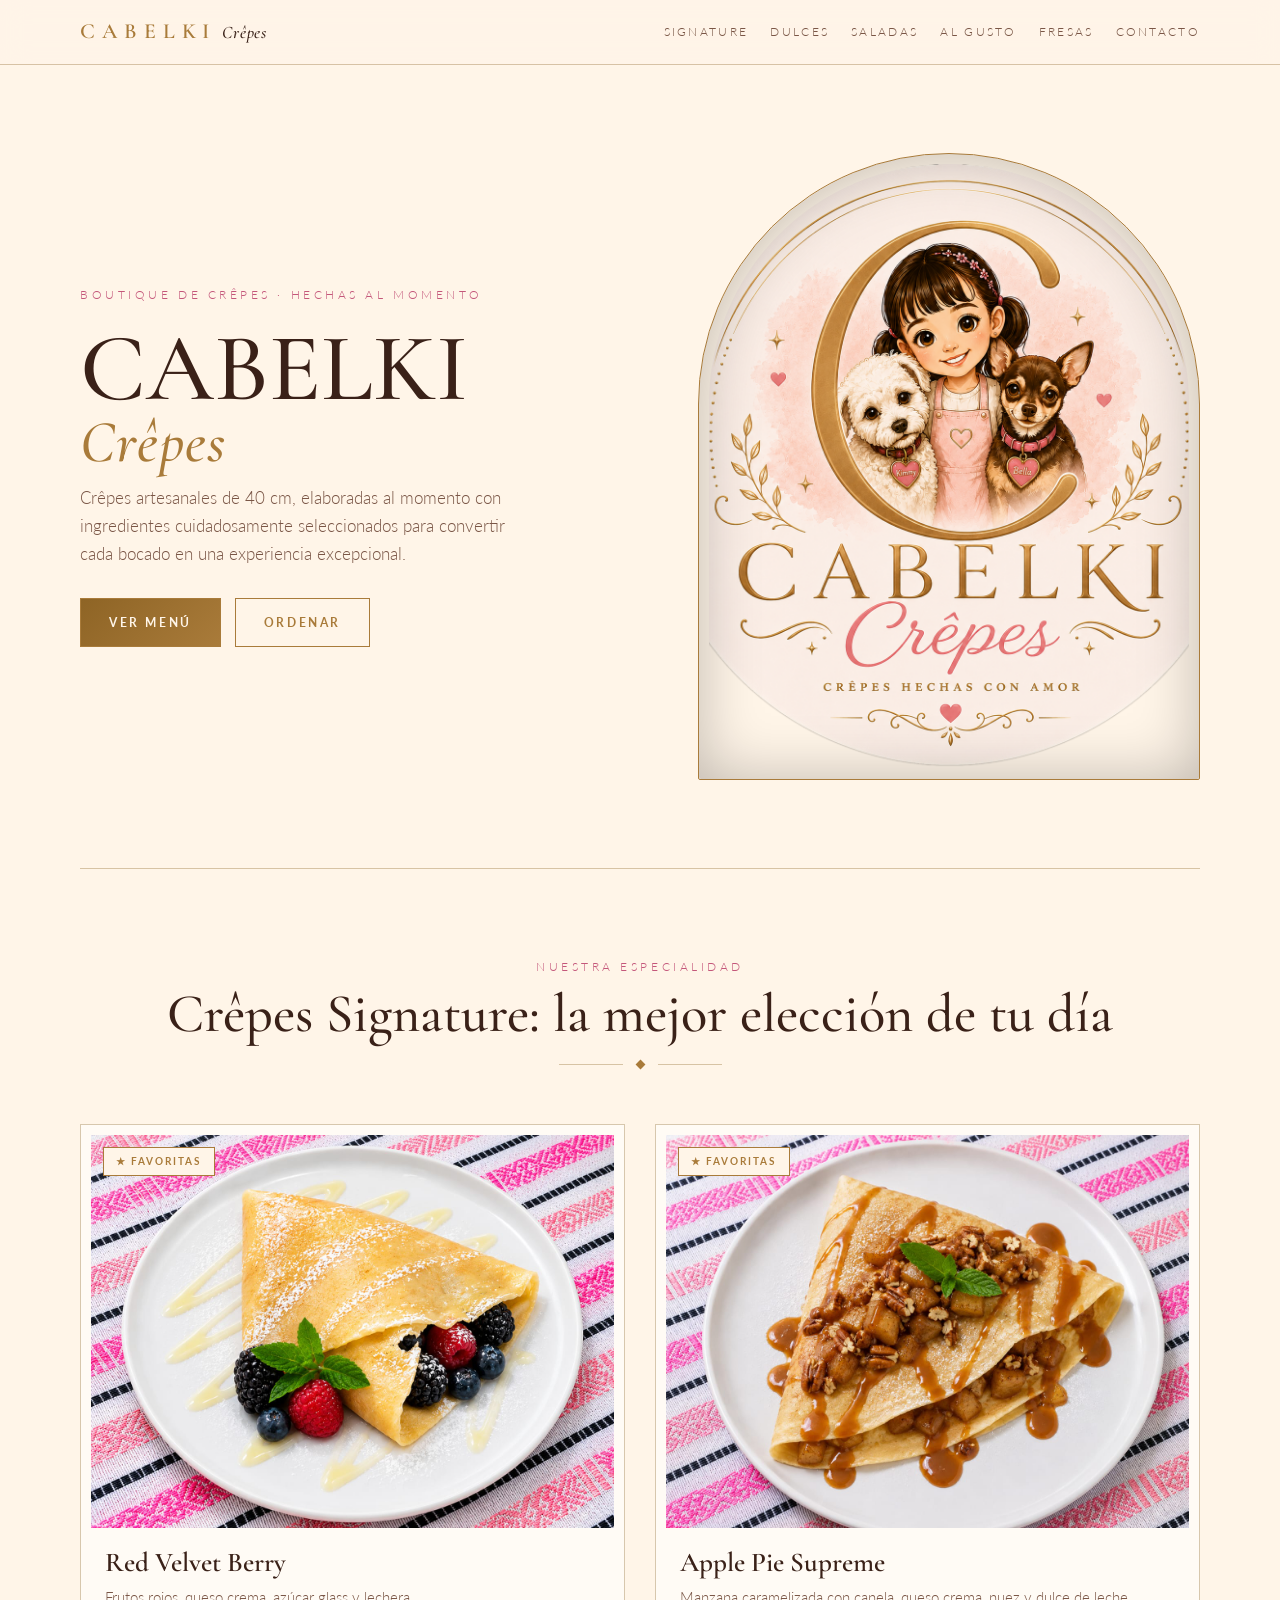
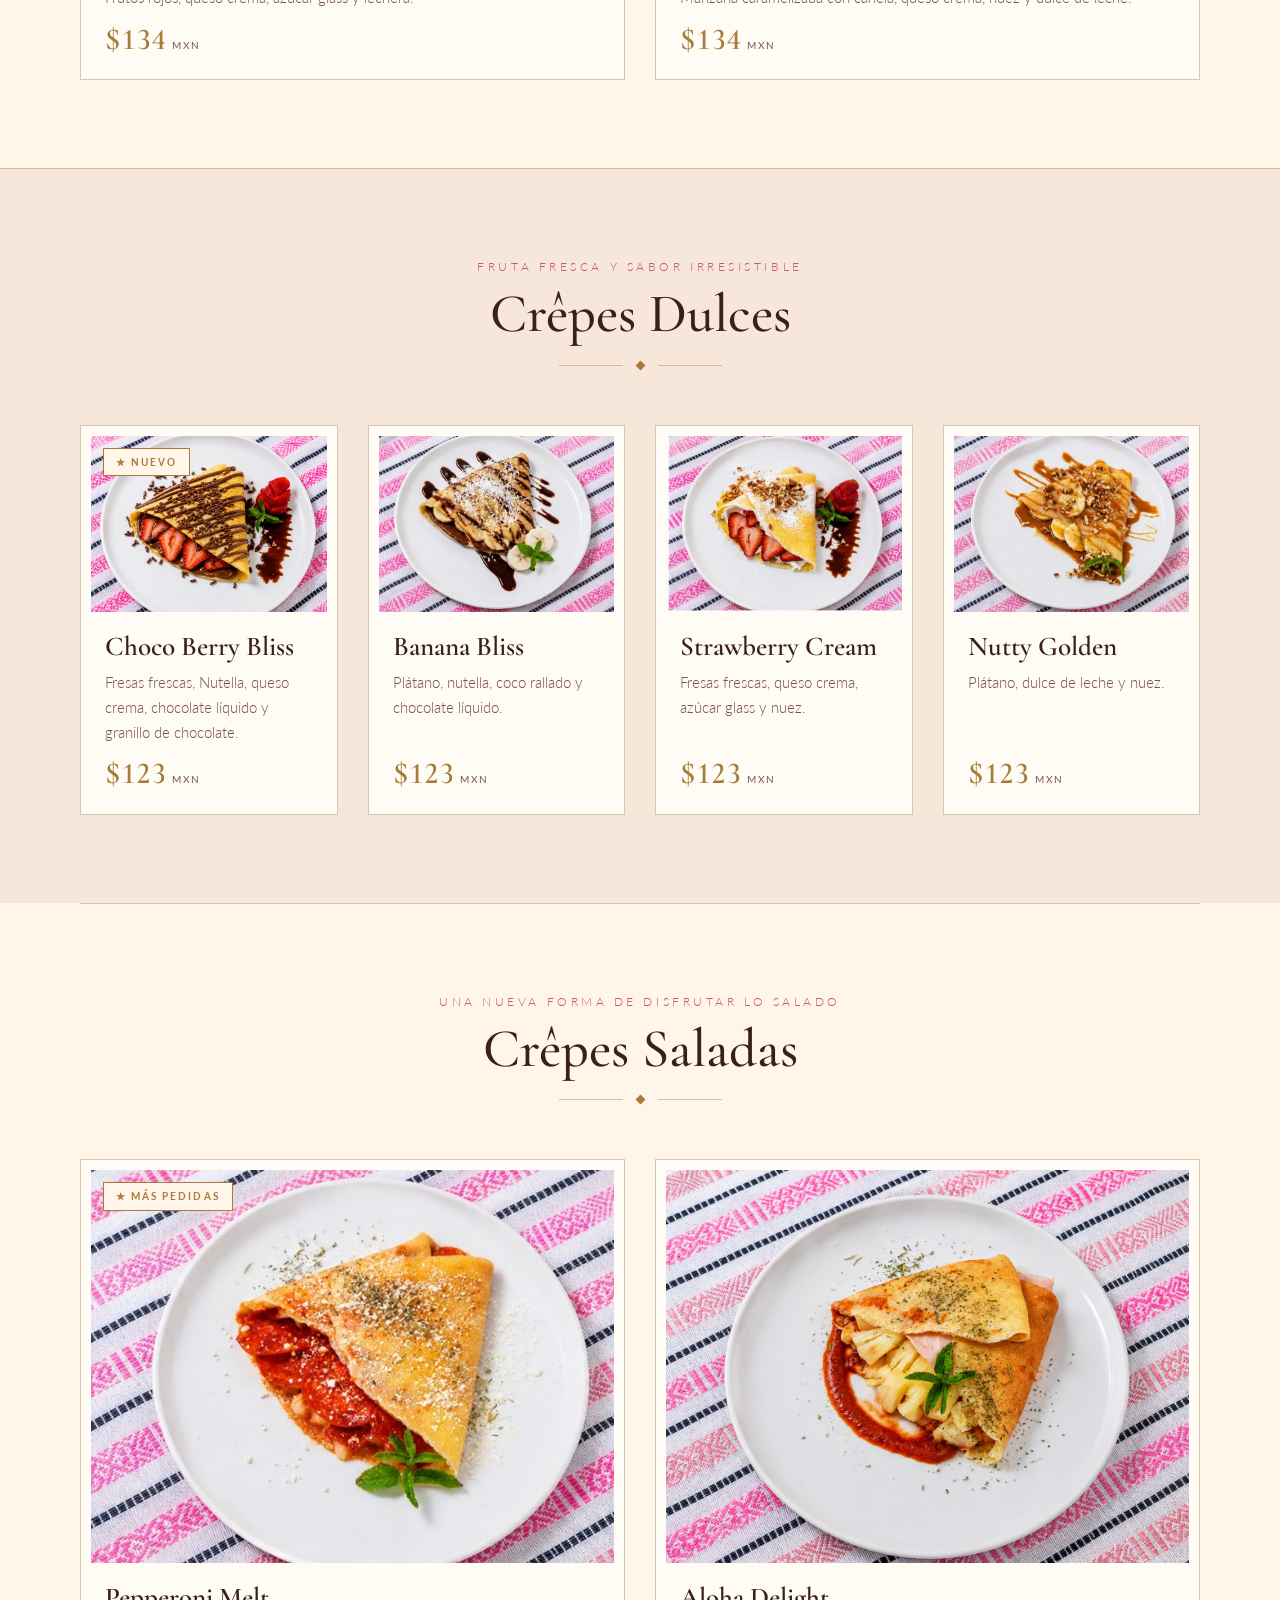
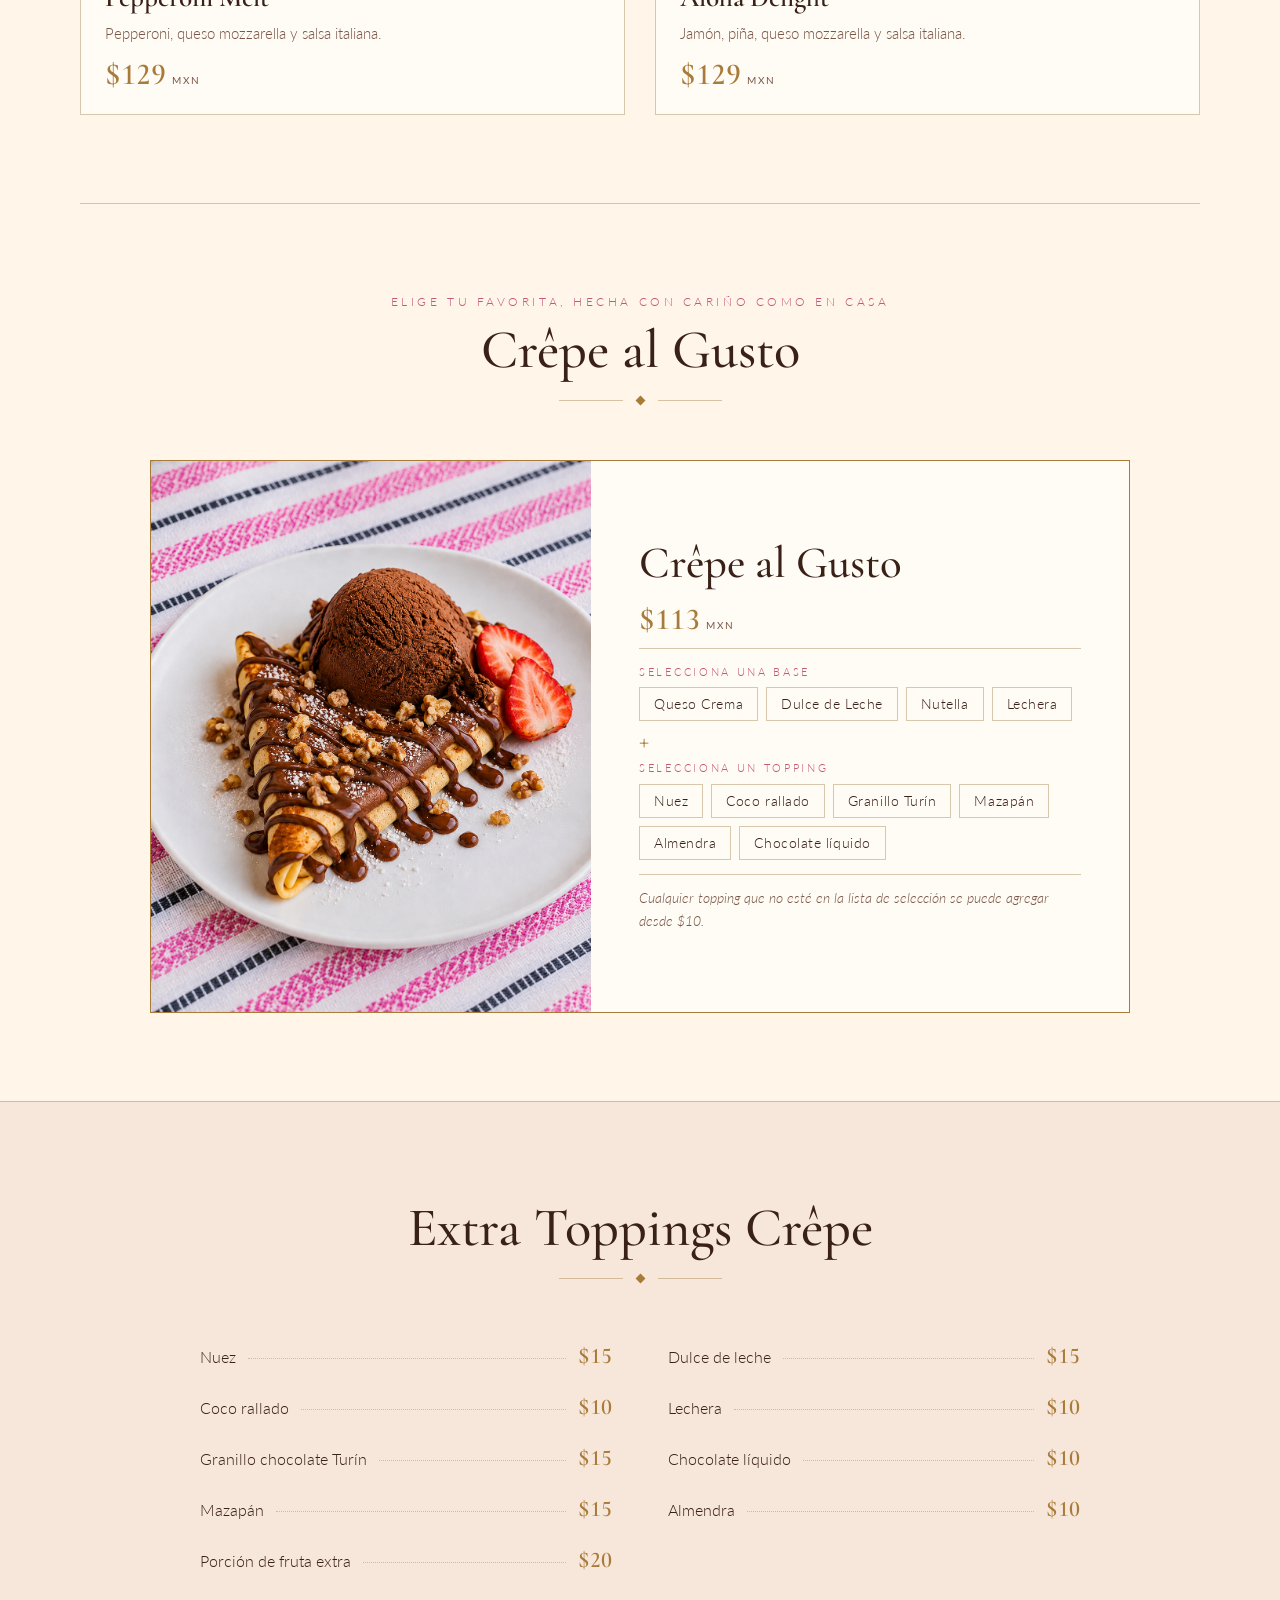
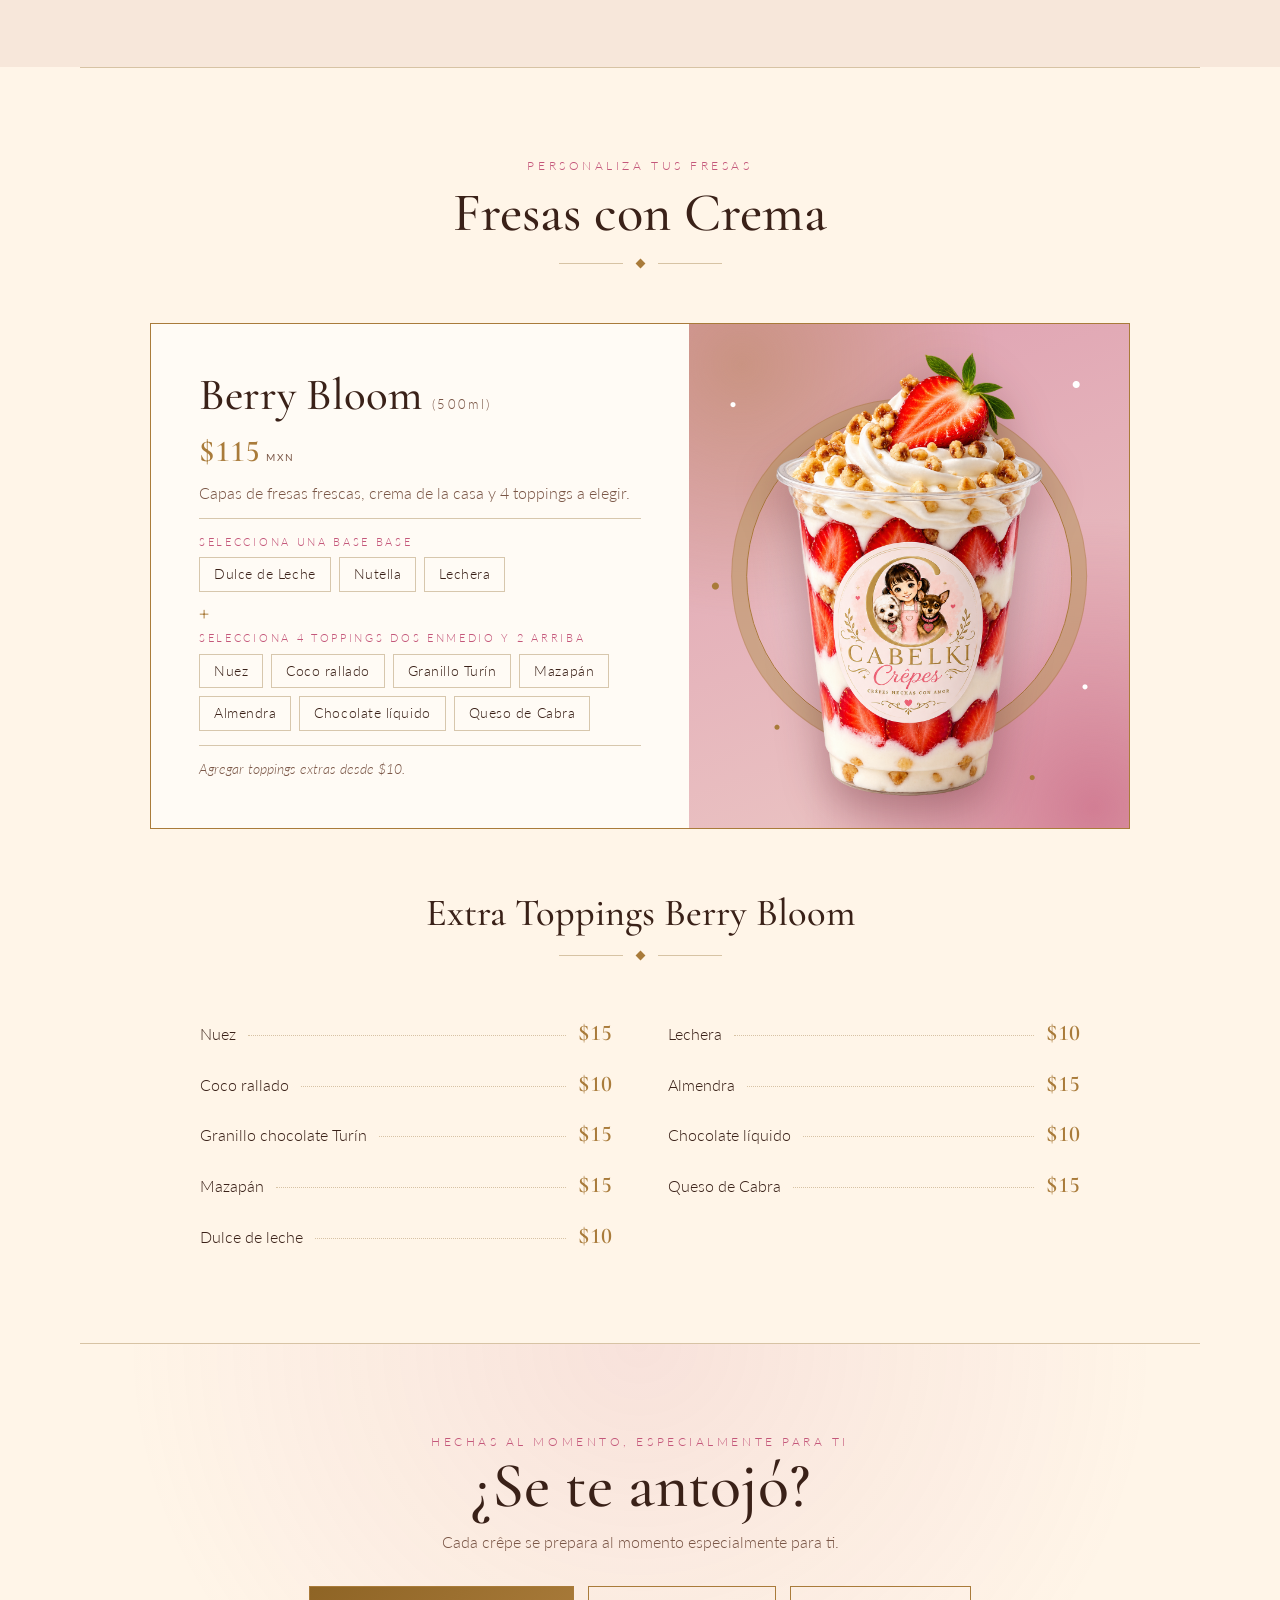
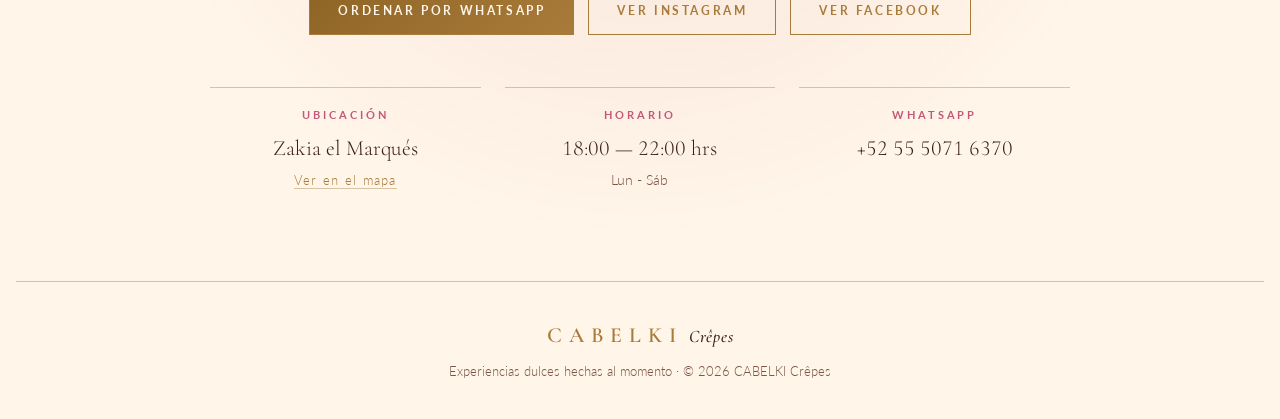
<file: index.html>
<!DOCTYPE html>
<html lang="es">
<head>
<meta charset="UTF-8">
<meta name="viewport" content="width=device-width, initial-scale=1.0, viewport-fit=cover">
<title>CABELKI Crêpes | Crêpes Artesanales</title>
<meta name="description" content="Descubre CABELKI Crêpes: crêpes artesanales dulces y saladas preparados al momento con ingredientes seleccionados.">
<meta property="og:title" content="CABELKI Crêpes | Crêpes Artesanales">
<meta property="og:description" content="Crêpes artesanales dulces y saladas preparados al momento con ingredientes seleccionados para crear experiencias inolvidables.">
<meta property="og:type" content="website">
<meta property="og:image" content="https://cabelkicrepe.com/assets/logo/favicon.svg">
<link rel="icon" href="assets/logo/favicon.svg" type="image/svg+xml">
<link rel="preconnect" href="https://fonts.googleapis.com">
<link rel="preconnect" href="https://fonts.gstatic.com" crossorigin>
<link href="https://fonts.googleapis.com/css2?family=Cormorant+Garamond:ital,wght@0,500;0,600;0,700;1,500;1,600&family=Lato:wght@300;400;700&display=swap" rel="stylesheet">
<link rel="stylesheet" href="styles.css">
<script>document.documentElement.classList.add('js');</script>
</head>
<body>
<a class="skip-link" href="#main">Saltar al contenido</a>

<header class="bar">
  <div class="wrap">
    <a class="brand" href="#inicio">CABELKI<i>Crêpes</i></a>
    <button class="nav-toggle" id="navToggle" type="button" aria-expanded="false" aria-controls="primaryNav" aria-label="Abrir menú">
      <span></span><span></span><span></span>
    </button>
    <nav class="nav" id="primaryNav" aria-label="Secciones">
      <a href="#signature">Signature</a>
      <a href="#dulces">Dulces</a>
      <a href="#saladas">Saladas</a>
      <a href="#gusto">Al gusto</a>
      <a href="#fresas">Fresas</a>
      <!-- COMBOS NAV (descomentar junto con la sección Combos)
      <a href="#combos">Combos</a>
      -->
      <!-- BEBIDAS NAV (descomentar junto con la sección Bebidas)
      <a href="#bebidas">Bebidas</a>
      -->
      <a href="#contacto">Contacto</a>
    </nav>
  </div>
</header>

<main id="main">

<!-- =========================================================
     HERO
========================================================== -->
<div class="wrap">
  <div class="hero" id="inicio">
    <div>
      <p class="eyebrow">Boutique de crêpes · hechas al momento</p>
      <h1>CABELKI <em>Crêpes</em></h1>
      <p class="lede">Crêpes artesanales de 40 cm, elaboradas al momento con ingredientes cuidadosamente seleccionados para convertir cada bocado en una experiencia excepcional.</p>
      <div class="cta-row">
        <a class="btn btn-gold" href="#signature">Ver menú</a>
        <a class="btn btn-line" href="#contacto">Ordenar</a>
      </div>
    </div>
    <div class="arch"><img src="assets/crepes/hero-crepe.png" alt="Crêpe artesanal de CABELKI Crêpes" width="1194" height="1200" decoding="async"></div>
  </div>
</div>

<!-- =========================================================
     SIGNATURE
========================================================== -->
<div class="wrap">
<section id="signature">
  <div class="head"><p class="eyebrow">Nuestra especialidad</p><h2>Crêpes Signature: la mejor elección de tu día</h2><div class="rule"><span></span></div></div>
  <div class="grid g2">
    <article class="plate"><div class="ph"><img src="assets/crepes/red-velvet-berry.jpg" alt="Crêpe Red Velvet Berry con frutos rojos y queso crema" loading="lazy" decoding="async" onerror="this.style.display='none'; this.parentElement.classList.add('no-image')"><span class="tag">★ Favoritas</span></div>
      <div class="pbody"><h3>Red Velvet Berry</h3><p class="d">Frutos rojos, queso crema, azúcar glass y lechera.</p><p class="price num">$134<small>MXN</small></p></div></article>
    <article class="plate"><div class="ph"><img src="assets/crepes/apple-pie-supreme.jpg" alt="Crêpe Apple Pie Supreme con manzana caramelizada y canela" loading="lazy" decoding="async" onerror="this.style.display='none'; this.parentElement.classList.add('no-image')"><span class="tag">★ Favoritas</span></div>
      <div class="pbody"><h3>Apple Pie Supreme</h3><p class="d">Manzana caramelizada con canela, queso crema, nuez y dulce de leche.</p><p class="price num">$134<small>MXN</small></p></div></article>
  </div>
</section>
</div>

<!-- =========================================================
     DULCES
========================================================== -->
<section class="alt" id="dulces"><div class="wrap">
  <div class="head"><p class="eyebrow">Fruta fresca y sabor irresistible</p><h2>Crêpes Dulces</h2><div class="rule"><span></span></div></div>
  <div class="grid g4">
    <article class="plate"><div class="ph"><img src="assets/crepes/choco-berry-bliss.jpeg" alt="Crêpe Choco Berry Bliss con fresas frescas, Nutella, queso crema, chocolate líquido y granillo de chocolate" loading="lazy" decoding="async" onerror="this.style.display='none'; this.parentElement.classList.add('no-image')"><span class="tag">★ Nuevo</span></div>
      <div class="pbody"><h3>Choco Berry Bliss</h3><p class="d">Fresas frescas, Nutella, queso crema, chocolate líquido y granillo de chocolate.</p><p class="price num">$123<small>MXN</small></p></div></article>
    <article class="plate"><div class="ph"><img src="assets/crepes/banana-bliss.jpeg" alt="Crêpe Banana Bliss con plátano, nutella y coco rallado" loading="lazy" decoding="async" onerror="this.style.display='none'; this.parentElement.classList.add('no-image')"></div>
      <div class="pbody"><h3>Banana Bliss</h3><p class="d">Plátano, nutella, coco rallado y chocolate líquido.</p><p class="price num">$123<small>MXN</small></p></div></article>
    <article class="plate"><div class="ph"><img src="assets/crepes/strawberry-cream.jpg" alt="Crêpe Strawberry Cream con fresas frescas y queso crema" loading="lazy" decoding="async" onerror="this.style.display='none'; this.parentElement.classList.add('no-image')"></div>
      <div class="pbody"><h3>Strawberry Cream</h3><p class="d">Fresas frescas, queso crema, azúcar glass y nuez.</p><p class="price num">$123<small>MXN</small></p></div></article>
    <article class="plate"><div class="ph"><img src="assets/crepes/nutty-golden.jpg" alt="Crêpe Nutty Golden con plátano, dulce de leche y nuez" loading="lazy" decoding="async" onerror="this.style.display='none'; this.parentElement.classList.add('no-image')"></div>
      <div class="pbody"><h3>Nutty Golden</h3><p class="d">Plátano, dulce de leche y nuez.</p><p class="price num">$123<small>MXN</small></p></div></article>
  </div>
</div></section>

<!-- =========================================================
     SALADAS + CRÊPE AL GUSTO
========================================================== -->
<div class="wrap">
<section id="saladas">
  <div class="head"><p class="eyebrow">Una nueva forma de disfrutar lo salado</p><h2>Crêpes Saladas</h2><div class="rule"><span></span></div></div>
  <div class="grid g2">
    <article class="plate"><div class="ph"><img src="assets/crepes/pepperoni-melt.jpeg" alt="Crêpe Pepperoni Melt con pepperoni y queso mozzarella" loading="lazy" decoding="async" onerror="this.style.display='none'; this.parentElement.classList.add('no-image')"><span class="tag">★ Más pedidas</span></div>
      <div class="pbody"><h3>Pepperoni Melt</h3><p class="d">Pepperoni, queso mozzarella y salsa italiana.</p><p class="price num">$129<small>MXN</small></p></div></article>
    <article class="plate"><div class="ph"><img src="assets/crepes/aloha-delight.jpg" alt="Crêpe Aloha Delight con jamón, piña y queso mozzarella" loading="lazy" decoding="async" onerror="this.style.display='none'; this.parentElement.classList.add('no-image')"></div>
      <div class="pbody"><h3>Aloha Delight</h3><p class="d">Jamón, piña, queso mozzarella y salsa italiana.</p><p class="price num">$129<small>MXN</small></p></div></article>
  </div>
</section>

<section id="gusto">
  <div class="head"><p class="eyebrow">Elige tu favorita, hecha con cariño como en casa</p><h2>Crêpe al Gusto</h2><div class="rule"><span></span></div></div>
  <div class="feature">
    <div class="fi"><img src="assets/crepes/crepe-al-gusto.png" alt="Crêpe al Gusto armada con base y topping a elegir" loading="lazy" decoding="async" onerror="this.style.display='none'; this.parentElement.classList.add('no-image')"></div>
    <div class="fb">
      <h3>Crêpe al Gusto</h3>
      <p class="price num">$113<small>MXN</small></p>
      <div class="pick">
        <span class="lab">Selecciona una base</span>
        <ul class="chips">
          <li>Queso Crema</li>
          <li>Dulce de Leche</li>
          <li>Nutella</li>
          <li>Lechera</li>
        </ul>
        <span class="plus" aria-hidden="true">+</span>
        <span class="lab">Selecciona un topping</span>
        <ul class="chips">
          <li>Nuez</li>
          <li>Coco rallado</li>
          <li>Granillo Turín</li>
          <li>Mazapán</li>
          <li>Almendra</li>
          <li>Chocolate líquido</li>
        </ul>
      </div>
      <p class="note">Cualquier topping que no esté en la lista de selección se puede agregar desde $10.</p>
    </div>
  </div>
</section>
</div>

<!-- =========================================================
     EXTRA TOPPINGS
========================================================== -->
<section class="alt" id="toppings"><div class="wrap">
  <div class="head"><h2>Extra Toppings Crêpe</h2><div class="rule"><span></span></div></div>
  <ul class="menu-list cols num">
    <li><span>Nuez</span><span class="pr">$15</span></li>
    <li><span>Coco rallado</span><span class="pr">$10</span></li>
    <li><span>Granillo chocolate Turín</span><span class="pr">$15</span></li>
    <li><span>Mazapán</span><span class="pr">$15</span></li>
    <li><span>Porción de fruta extra</span><span class="pr">$20</span></li>
    <li><span>Dulce de leche</span><span class="pr">$15</span></li>
    <li><span>Lechera</span><span class="pr">$10</span></li>
    <li><span>Chocolate líquido</span><span class="pr">$10</span></li>
    <li><span>Almendra</span><span class="pr">$10</span></li>
  </ul>
</div></section>

<!-- =========================================================
     FRESAS CON CREMA
========================================================== -->
<div class="wrap">
<section id="fresas">
  <div class="head"><p class="eyebrow">Personaliza tus fresas</p><h2>Fresas con Crema</h2><div class="rule"><span></span></div></div>
  <div class="feature flip">
    <div class="fi fi--cutout"><img src="assets/crepes/fresas-con-crema.png" alt="Vaso de Fresas con Crema con capas de fresa y crema" loading="lazy" decoding="async" onerror="this.style.display='none'; this.parentElement.classList.add('no-image')"></div>
    <div class="fb">
      <h3>Berry Bloom <small>(500ml)</small></h3>
      <p class="price num">$115<small>MXN</small></p>
      <p class="desc">Capas de fresas frescas, crema de la casa y 4 toppings a elegir.</p>
      <div class="pick">
        <span class="lab">Selecciona una base base</span>
        <ul class="chips">
          <li>Dulce de Leche</li>
          <li>Nutella</li>
          <li>Lechera</li>
        </ul>
        <span class="plus" aria-hidden="true">+</span>
        <span class="lab">Selecciona 4 toppings dos enmedio y 2 arriba</span>
        <ul class="chips">
          <li>Nuez</li>
          <li>Coco rallado</li>
          <li>Granillo Turín</li>
          <li>Mazapán</li>
          <li>Almendra</li>
          <li>Chocolate líquido</li>
          <li>Queso de Cabra</li>
        </ul>
      </div>
      <p class="note">Agregar toppings extras desde $10.</p>
    </div>
  </div>

  <div class="head subhead"><h3>Extra Toppings Berry Bloom</h3><div class="rule"><span></span></div></div>
  <ul class="menu-list cols num">
    <li><span>Nuez</span><span class="pr">$15</span></li>
    <li><span>Coco rallado</span><span class="pr">$10</span></li>
    <li><span>Granillo chocolate Turín</span><span class="pr">$15</span></li>
    <li><span>Mazapán</span><span class="pr">$15</span></li>
    <li><span>Dulce de leche</span><span class="pr">$10</span></li>
    <li><span>Lechera</span><span class="pr">$10</span></li>
    <li><span>Almendra</span><span class="pr">$15</span></li>
    <li><span>Chocolate líquido</span><span class="pr">$10</span></li>
    <li><span>Queso de Cabra</span><span class="pr">$15</span></li>
  </ul>
</section>
</div>



<!-- =========================================================
     CONTACTO
========================================================== -->
<div class="wrap">
<section class="contact" id="contacto">
  <p class="eyebrow">Hechas al momento, especialmente para ti</p>
  <h2>¿Se te antojó?</h2>
  <p class="sub">Cada crêpe se prepara al momento especialmente para ti.</p>
  <div class="cta-row">
    <a class="btn btn-gold" href="https://wa.me/525550716370?text=%C2%A1Hola%20CABELKI%20Cr%C3%AApes!%20Quiero%20hacer%20un%20pedido%20%F0%9F%A5%9E" target="_blank" rel="noopener">Ordenar por WhatsApp</a>
    <a class="btn btn-line" href="https://instagram.com/cabelki_crepes" target="_blank" rel="noopener">Ver Instagram</a>
    <a class="btn btn-line" href="https://www.facebook.com/profile.php?id=61592258420358&amp;sk=about" target="_blank" rel="noopener">Ver Facebook</a>
  </div>
  <div class="info num">
    <div><h3>Ubicación</h3><p>Zakia el Marqués</p><a class="map" href="https://www.google.com/maps/search/Zakia+el+Marques+Querétaro" target="_blank" rel="noopener">Ver en el mapa</a></div>
    <div><h3>Horario</h3><p>18:00 — 22:00 hrs</p><span class="info-note">Lun - Sáb</span></div>
    <div><h3>WhatsApp</h3><p>+52 55 5071 6370</p></div>
  </div>
</section>
</div>

</main>

<footer>
  <span class="brand">CABELKI<i>Crêpes</i></span>
  Experiencias dulces hechas al momento · © 2026 CABELKI Crêpes
</footer>
<script src="script.js" defer></script>
</body>
</html>
</file>
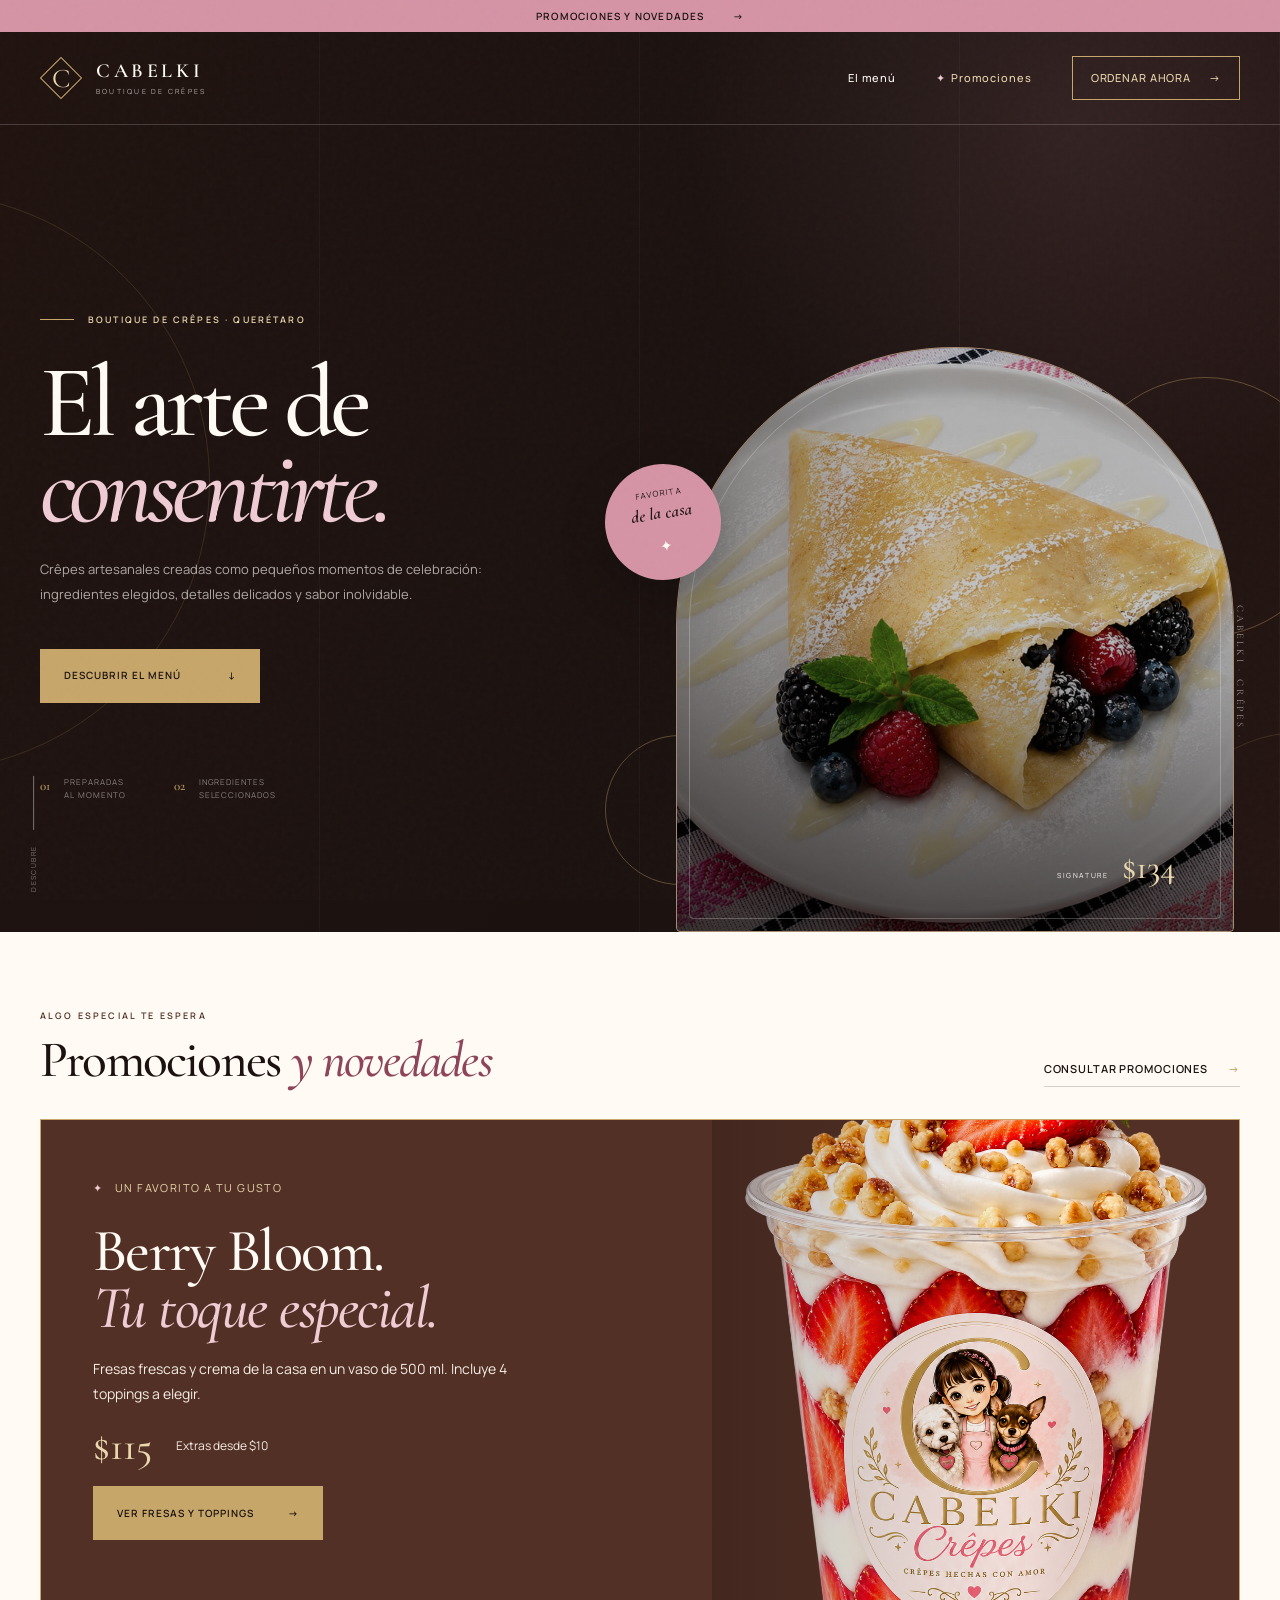
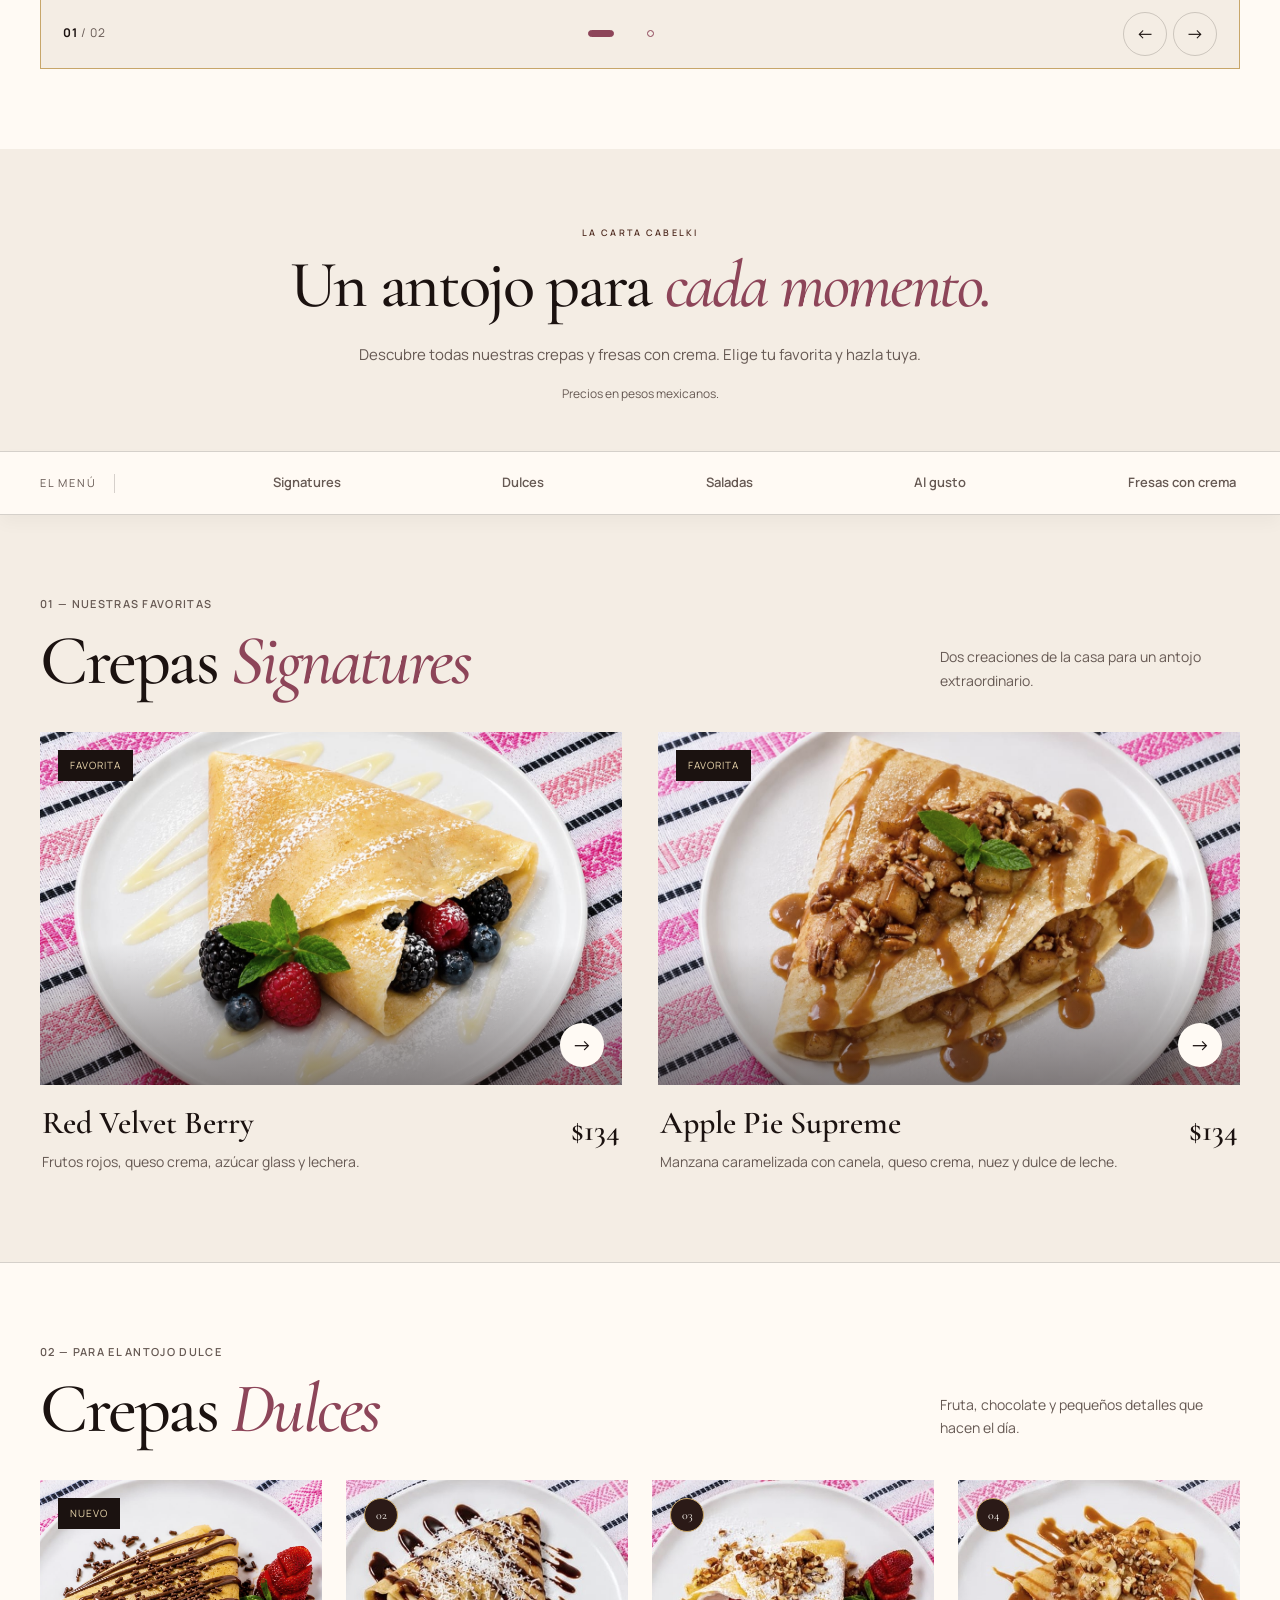
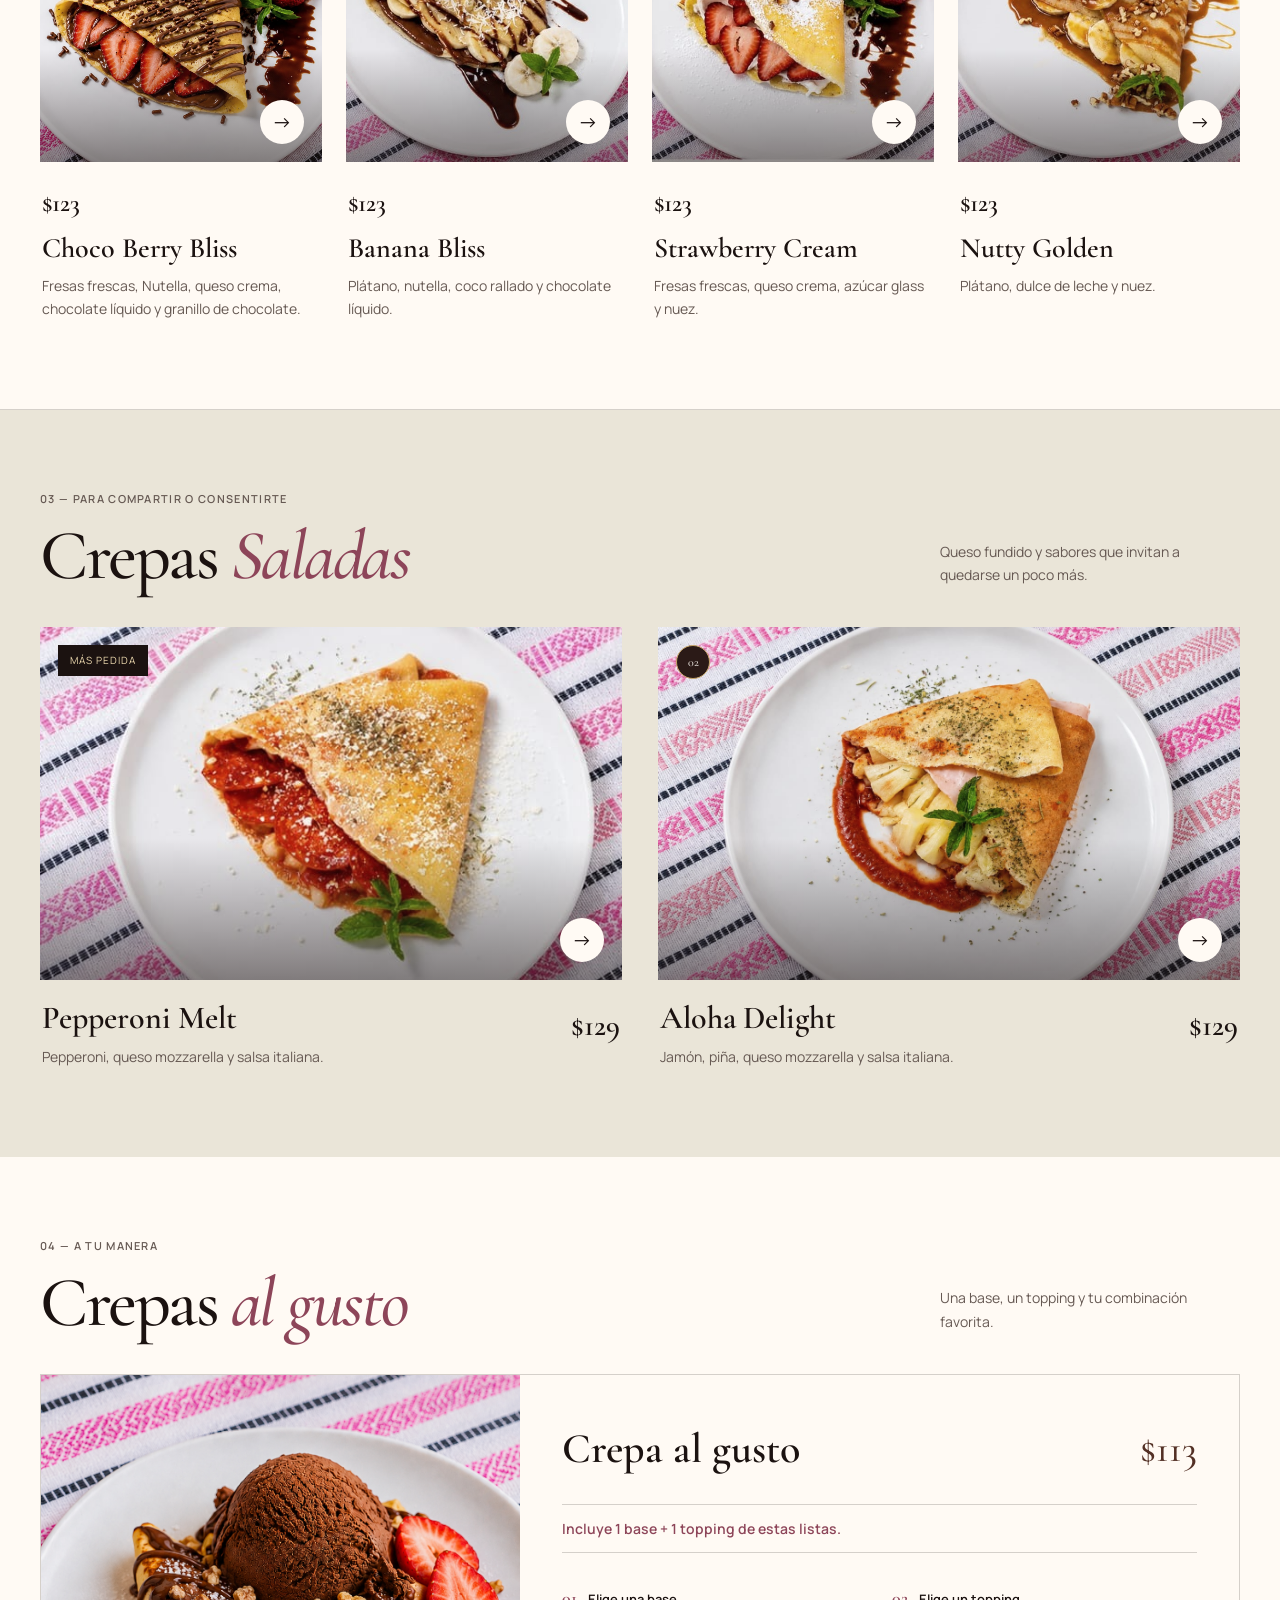
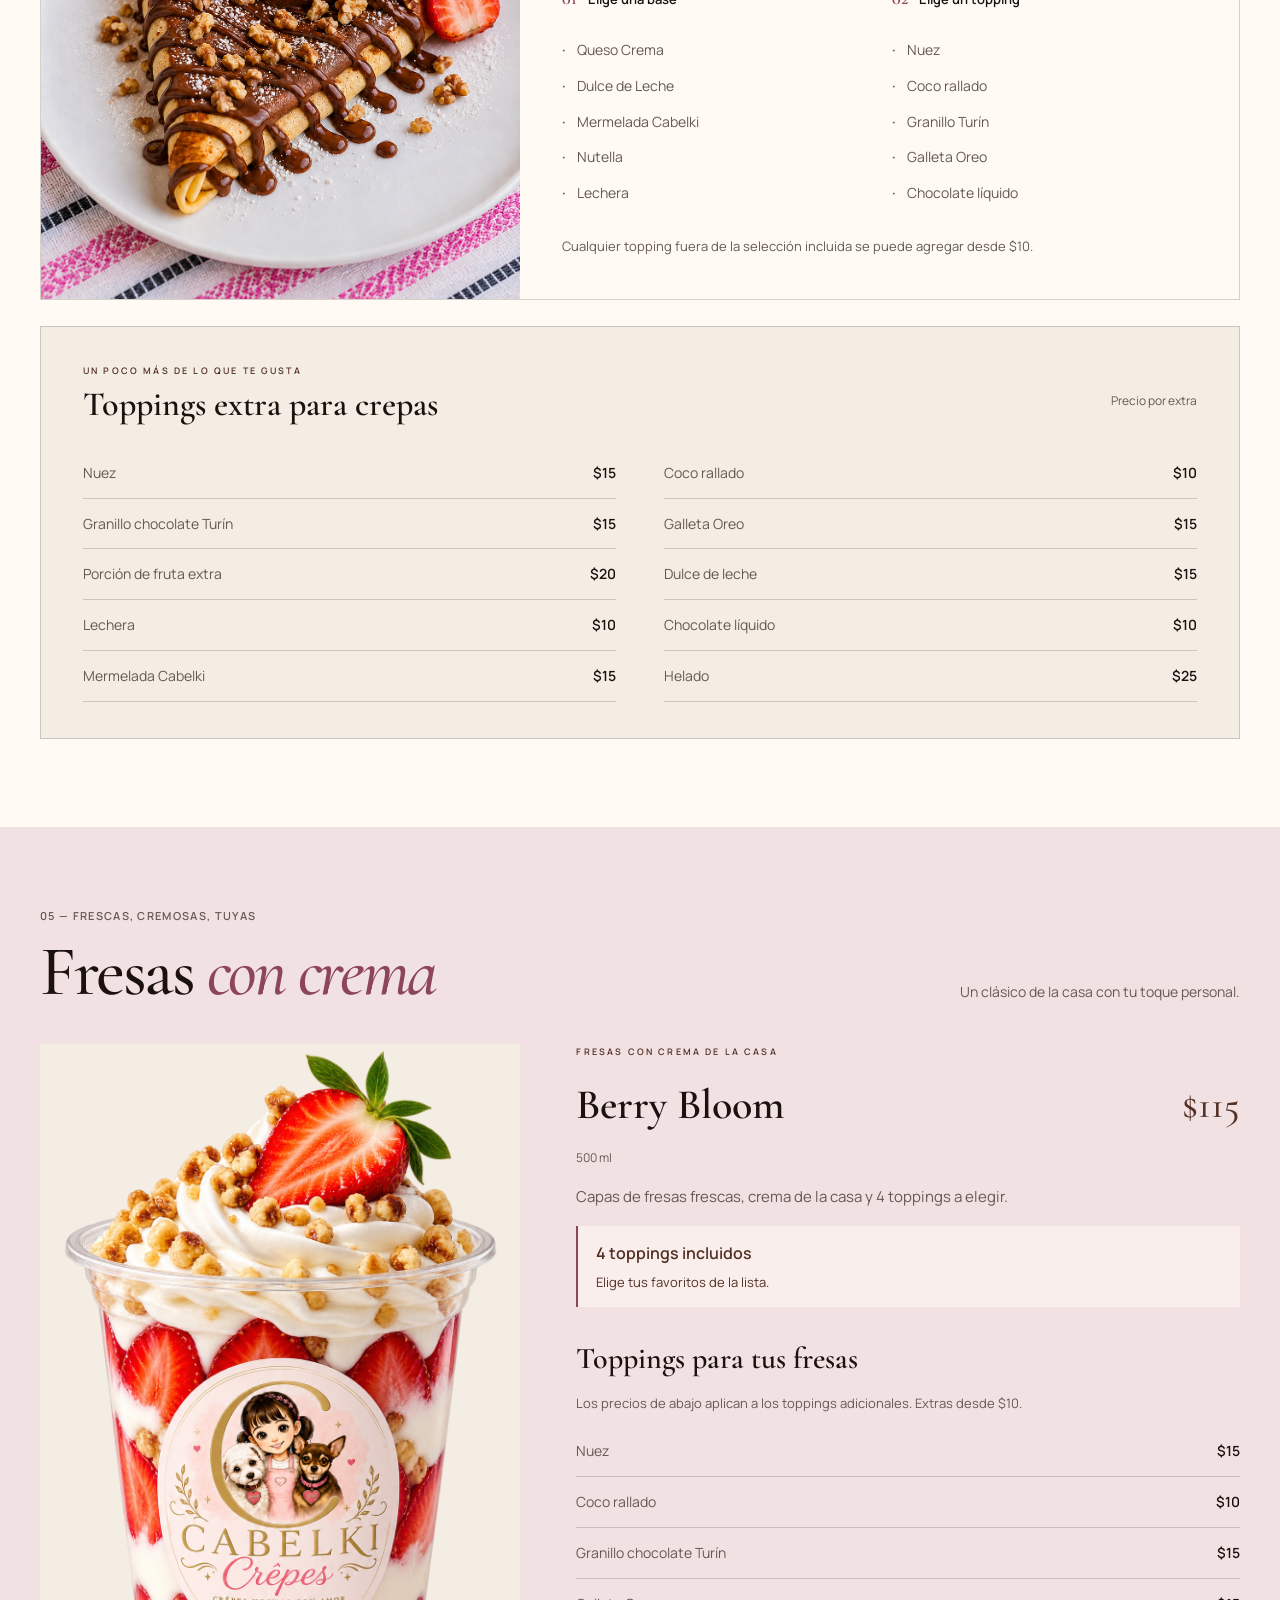
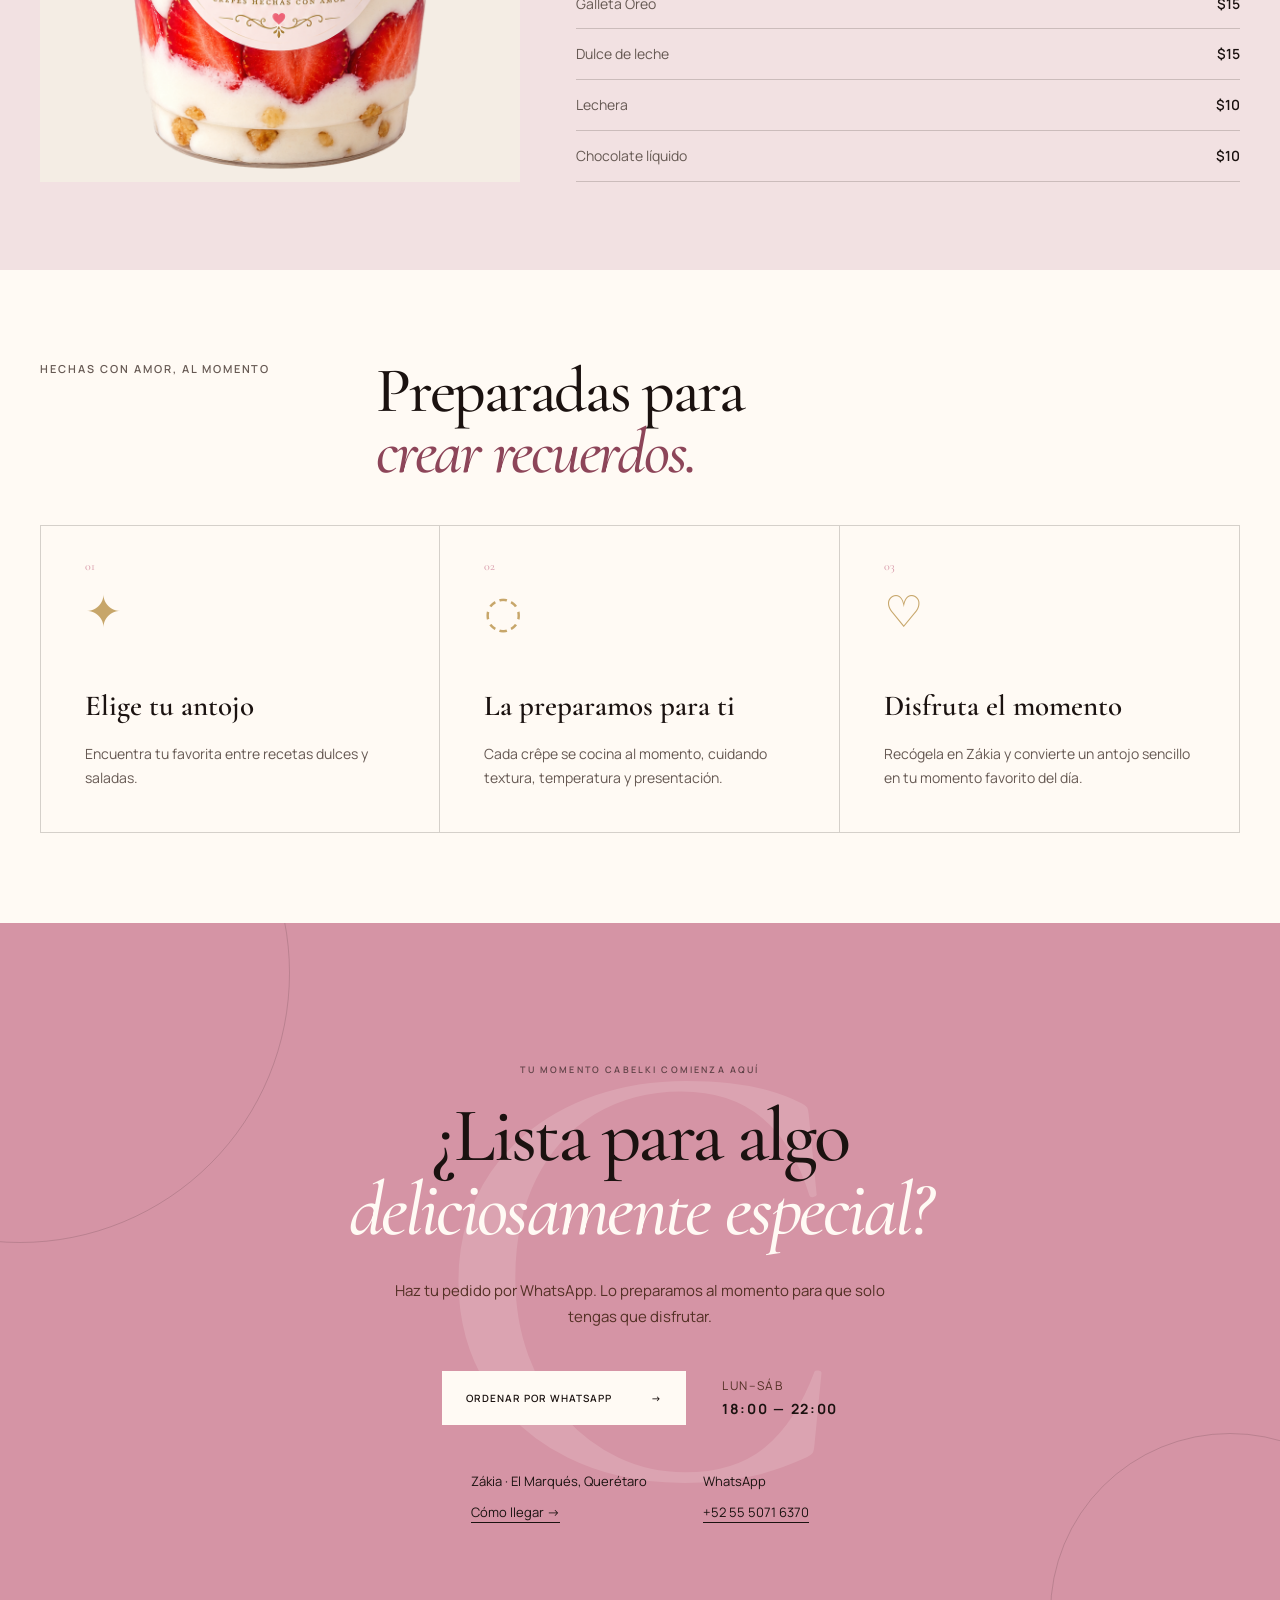
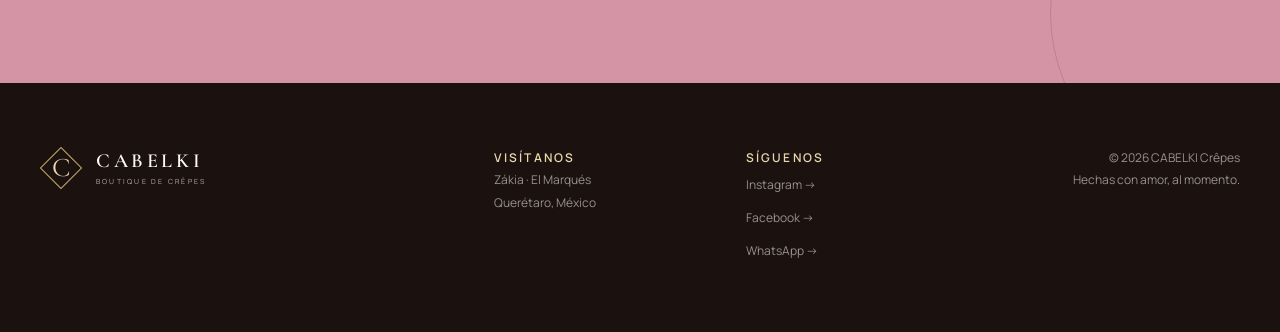
<file: design-artifacts/luxury-concept/index.html>
<!doctype html>
<html lang="es-MX">
<head>
  <meta charset="utf-8">
  <meta name="viewport" content="width=device-width, initial-scale=1">
  <meta name="theme-color" content="#1b1210">
  <title>CABELKI Crêpes — Menú artesanal</title>
  <meta name="description" content="Descubre el menú de CABELKI: crepas Signatures, dulces, saladas, al gusto y fresas con crema. Preparadas al momento en Zákia, Querétaro.">
  <link rel="icon" href="../../assets/logo/favicon.svg" type="image/svg+xml">
  <link rel="preconnect" href="https://fonts.googleapis.com">
  <link rel="preconnect" href="https://fonts.gstatic.com" crossorigin>
  <link href="https://fonts.googleapis.com/css2?family=Cormorant+Garamond:ital,wght@0,500;0,600;1,500&family=Manrope:wght@400;500;600&display=swap" rel="stylesheet">
  <link rel="stylesheet" href="styles.css">
</head>
<body>
  <a class="skip-link" href="#main">Saltar al contenido</a>

  <a class="announcement" href="#promociones">Promociones y novedades <span aria-hidden="true">→</span></a>

  <header class="site-header" id="siteHeader">
    <div class="nav-shell">
      <a class="brand" href="#inicio" aria-label="CABELKI Crêpes — Inicio">
        <span class="brand-seal" aria-hidden="true">C</span>
        <span class="brand-type">
          <b>CABELKI</b>
          <small>Boutique de crêpes</small>
        </span>
      </a>

      <button class="menu-toggle" id="menuToggle" type="button" aria-expanded="false" aria-controls="primaryNav">
        <span></span><span></span>
        <span class="sr-only">Abrir menú</span>
      </button>

      <nav class="primary-nav" id="primaryNav" aria-label="Navegación principal">
        <a href="#coleccion">El menú</a>
        <a href="#promociones" class="nav-promotions"><span aria-hidden="true">✦</span> Promociones</a>
        <a href="#contacto" class="nav-order">Ordenar ahora <span aria-hidden="true">&rarr;</span></a>
      </nav>
    </div>
  </header>

  <main id="main">
    <section class="hero" id="inicio">
      <div class="hero-orbit hero-orbit--one" aria-hidden="true"></div>
      <div class="hero-orbit hero-orbit--two" aria-hidden="true"></div>

      <div class="hero-shell">
        <div class="hero-copy">
          <p class="kicker"><span></span>Boutique de crêpes · Querétaro</p>
          <h1>El arte de<br><em>consentirte.</em></h1>
          <p class="hero-lede">Crêpes artesanales creadas como pequeños momentos de celebración: ingredientes elegidos, detalles delicados y sabor inolvidable.</p>

          <div class="hero-actions">
            <a class="button button--gold" href="#coleccion">Descubrir el menú <span aria-hidden="true">&darr;</span></a>
          </div>

          <div class="hero-notes" aria-label="Características">
            <p><strong>01</strong><span>Preparadas<br>al momento</span></p>
            <p><strong>02</strong><span>Ingredientes<br>seleccionados</span></p>
          </div>
        </div>

        <div class="hero-art">
          <p class="vertical-word" aria-hidden="true">CABELKI · CRÊPES ·</p>
          <div class="arch-frame">
            <img src="../../assets/crepes/red-velvet-berry.jpg" alt="Crêpe CABELKI con frutos rojos frescos">
            <div class="image-wash" aria-hidden="true"></div>
          </div>
          <div class="hero-badge" aria-label="Favorita de la casa">
            <span>Favorita</span>
            <strong>de la casa</strong>
            <i aria-hidden="true">✦</i>
          </div>
          <div class="hero-price">
            <small>Signature</small>
            <strong>$134</strong>
          </div>
        </div>
      </div>

      <a class="scroll-cue" href="#promociones">
        <span>Descubre</span><i aria-hidden="true"></i>
      </a>
    </section>

    <section class="promotions" id="promociones" aria-labelledby="promotions-heading">
      <div class="section-shell">
        <header class="promotions-heading">
          <div><p class="overline">Algo especial te espera</p><h2 id="promotions-heading">Promociones <em>y novedades</em></h2></div>
          <a class="text-link text-link--dark" href="https://wa.me/525550716370?text=Hola%20CABELKI%2C%20%C2%BFqu%C3%A9%20promociones%20tienen%20disponibles%3F" target="_blank" rel="noopener">Consultar promociones <span aria-hidden="true">→</span></a>
        </header>
        <!-- Verified highlights; replace or add slides here when a new offer is confirmed. -->
        <div class="promo-carousel" role="region" aria-roledescription="carrusel" aria-label="Promociones y avisos de CABELKI">
          <div class="promo-slides" id="promoSlides">
            <article class="promo-slide promo-slide--berry" id="promo-berry" role="group" aria-roledescription="diapositiva" aria-label="1 de 2: Berry Bloom">
              <div class="promo-copy">
                <p class="promo-label"><span aria-hidden="true">✦</span> Un favorito a tu gusto</p>
                <h3>Berry Bloom.<br><em>Tu toque especial.</em></h3>
                <p>Fresas frescas y crema de la casa en un vaso de 500 ml. Incluye 4 toppings a elegir.</p>
                <div class="promo-offer"><strong>$115</strong><span>Extras desde $10</span></div>
                <a class="button button--gold" href="#fresas-con-crema">Ver fresas y toppings <span aria-hidden="true">→</span></a>
              </div>
              <div class="promo-photo"><img src="../../assets/crepes/fresas-con-crema.png" alt="Vaso Berry Bloom de fresas con crema" loading="lazy" decoding="async"></div>
            </article>
            <article class="promo-slide promo-slide--notice" id="promo-hours" role="group" aria-roledescription="diapositiva" aria-label="2 de 2: Horario y pedidos">
              <div class="promo-copy">
                <p class="promo-label"><span aria-hidden="true">✦</span> Un aviso para tu próximo antojo</p>
                <h3>Las tardes saben<br><em>mejor aquí.</em></h3>
                <p>Te esperamos en Zákia, El Marqués. Haz tu pedido por WhatsApp; preparamos cada crepa al momento.</p>
                <div class="notice-hours"><strong>18:00 — 22:00</strong><span>Lunes a sábado</span></div>
                <a class="button button--gold" href="https://wa.me/525550716370?text=%C2%A1Hola%20CABELKI!%20Quiero%20hacer%20un%20pedido." target="_blank" rel="noopener">Pedir por WhatsApp <span aria-hidden="true">→</span></a>
              </div>
              <div class="notice-art" aria-hidden="true"><span>C</span><p>Hechas con amor.<br>Al momento.</p></div>
            </article>
          </div>
          <div class="promo-controls" hidden>
            <span class="promo-counter" aria-hidden="true"><b id="promoCurrent">01</b> <span>/ 02</span></span>
            <div class="promo-dots" aria-label="Elegir un aviso">
              <button type="button" data-promo-slide="0" aria-current="true" aria-controls="promo-berry" aria-label="Ver aviso 1: Berry Bloom"></button>
              <button type="button" data-promo-slide="1" aria-controls="promo-hours" aria-label="Ver aviso 2: Horario y pedidos"></button>
            </div>
            <div class="promo-arrows">
              <button type="button" id="promoPrevious" aria-controls="promoSlides" aria-label="Aviso anterior"><span aria-hidden="true">←</span></button>
              <button type="button" id="promoNext" aria-controls="promoSlides" aria-label="Aviso siguiente"><span aria-hidden="true">→</span></button>
            </div>
          </div>
          <p class="sr-only" id="promoStatus" aria-live="polite" aria-atomic="true"></p>
        </div>
      </div>
    </section>

    <div class="menu-intro section-shell" id="coleccion">
      <p class="overline">La carta CABELKI</p>
      <h2>Un antojo para <em>cada momento.</em></h2>
      <p>Descubre todas nuestras crepas y fresas con crema. Elige tu favorita y hazla tuya.</p>
      <span class="menu-note">Precios en pesos mexicanos.</span>
    </div>

    <nav class="category-nav" aria-label="Categorías del menú">
      <div class="category-nav-inner section-shell">
        <span class="category-nav-label">El menú</span>
        <a href="#signature">Signatures</a>
        <a href="#dulces">Dulces</a>
        <a href="#saladas">Saladas</a>
        <a href="#crepe-al-gusto">Al gusto</a>
        <a href="#fresas-con-crema">Fresas con crema</a>
      </div>
    </nav>


    <section class="menu-category menu-category--signature" id="signature" aria-labelledby="signature-heading">
      <div class="section-shell">
        <header class="category-heading">
          <div><p class="section-index">01 — Nuestras favoritas</p><h2 id="signature-heading">Crepas <em>Signatures</em></h2></div>
          <p>Dos creaciones de la casa para un antojo extraordinario.</p>
        </header>
        <div class="product-grid product-grid--2">
          <article class="product-card">
            <a class="product-image" href="#contacto" aria-label="Ver cómo pedir Red Velvet Berry">
              <img src="../../assets/crepes/red-velvet-berry.jpg" alt="Crepa Red Velvet Berry" loading="lazy" decoding="async">
              <span class="product-badge">Favorita</span>
              <span class="image-action" aria-hidden="true">→</span>
            </a>
            <div class="product-info">
              <div><h3>Red Velvet Berry</h3><p class="product-description">Frutos rojos, queso crema, azúcar glass y lechera.</p></div>
              <strong class="product-price">$134</strong>
            </div>
          </article>
          <article class="product-card">
            <a class="product-image" href="#contacto" aria-label="Ver cómo pedir Apple Pie Supreme">
              <img src="../../assets/crepes/apple-pie-supreme.jpg" alt="Crepa Apple Pie Supreme" loading="lazy" decoding="async">
              <span class="product-badge">Favorita</span>
              <span class="image-action" aria-hidden="true">→</span>
            </a>
            <div class="product-info">
              <div><h3>Apple Pie Supreme</h3><p class="product-description">Manzana caramelizada con canela, queso crema, nuez y dulce de leche.</p></div>
              <strong class="product-price">$134</strong>
            </div>
          </article>
        </div>
      </div>
    </section>

    <section class="menu-category menu-category--sweet" id="dulces" aria-labelledby="dulces-heading">
      <div class="section-shell">
        <header class="category-heading">
          <div><p class="section-index">02 — Para el antojo dulce</p><h2 id="dulces-heading">Crepas <em>Dulces</em></h2></div>
          <p>Fruta, chocolate y pequeños detalles que hacen el día.</p>
        </header>
        <div class="product-grid product-grid--4">
          <article class="product-card">
            <a class="product-image" href="#contacto" aria-label="Ver cómo pedir Choco Berry Bliss">
              <img src="../../assets/crepes/choco-berry-bliss.jpeg" alt="Crepa Choco Berry Bliss" loading="lazy" decoding="async">
              <span class="product-badge">Nuevo</span>
              <span class="image-action" aria-hidden="true">→</span>
            </a>
            <div class="product-info">
              <div><h3>Choco Berry Bliss</h3><p class="product-description">Fresas frescas, Nutella, queso crema, chocolate líquido y granillo de chocolate.</p></div>
              <strong class="product-price">$123</strong>
            </div>
          </article>
          <article class="product-card">
            <a class="product-image" href="#contacto" aria-label="Ver cómo pedir Banana Bliss">
              <img src="../../assets/crepes/banana-bliss.jpeg" alt="Crepa Banana Bliss" loading="lazy" decoding="async">
              <span class="product-number">02</span>
              <span class="image-action" aria-hidden="true">→</span>
            </a>
            <div class="product-info">
              <div><h3>Banana Bliss</h3><p class="product-description">Plátano, nutella, coco rallado y chocolate líquido.</p></div>
              <strong class="product-price">$123</strong>
            </div>
          </article>
          <article class="product-card">
            <a class="product-image" href="#contacto" aria-label="Ver cómo pedir Strawberry Cream">
              <img src="../../assets/crepes/strawberry-cream.jpg" alt="Crepa Strawberry Cream" loading="lazy" decoding="async">
              <span class="product-number">03</span>
              <span class="image-action" aria-hidden="true">→</span>
            </a>
            <div class="product-info">
              <div><h3>Strawberry Cream</h3><p class="product-description">Fresas frescas, queso crema, azúcar glass y nuez.</p></div>
              <strong class="product-price">$123</strong>
            </div>
          </article>
          <article class="product-card">
            <a class="product-image" href="#contacto" aria-label="Ver cómo pedir Nutty Golden">
              <img src="../../assets/crepes/nutty-golden.jpg" alt="Crepa Nutty Golden" loading="lazy" decoding="async">
              <span class="product-number">04</span>
              <span class="image-action" aria-hidden="true">→</span>
            </a>
            <div class="product-info">
              <div><h3>Nutty Golden</h3><p class="product-description">Plátano, dulce de leche y nuez.</p></div>
              <strong class="product-price">$123</strong>
            </div>
          </article>
        </div>
      </div>
    </section>

    <section class="menu-category menu-category--savory" id="saladas" aria-labelledby="saladas-heading">
      <div class="section-shell">
        <header class="category-heading">
          <div><p class="section-index">03 — Para compartir o consentirte</p><h2 id="saladas-heading">Crepas <em>Saladas</em></h2></div>
          <p>Queso fundido y sabores que invitan a quedarse un poco más.</p>
        </header>
        <div class="product-grid product-grid--2">
          <article class="product-card">
            <a class="product-image" href="#contacto" aria-label="Ver cómo pedir Pepperoni Melt">
              <img src="../../assets/crepes/pepperoni-melt.jpeg" alt="Crepa Pepperoni Melt" loading="lazy" decoding="async">
              <span class="product-badge">Más pedida</span>
              <span class="image-action" aria-hidden="true">→</span>
            </a>
            <div class="product-info">
              <div><h3>Pepperoni Melt</h3><p class="product-description">Pepperoni, queso mozzarella y salsa italiana.</p></div>
              <strong class="product-price">$129</strong>
            </div>
          </article>
          <article class="product-card">
            <a class="product-image" href="#contacto" aria-label="Ver cómo pedir Aloha Delight">
              <img src="../../assets/crepes/aloha-delight.jpg" alt="Crepa Aloha Delight" loading="lazy" decoding="async">
              <span class="product-number">02</span>
              <span class="image-action" aria-hidden="true">→</span>
            </a>
            <div class="product-info">
              <div><h3>Aloha Delight</h3><p class="product-description">Jamón, piña, queso mozzarella y salsa italiana.</p></div>
              <strong class="product-price">$129</strong>
            </div>
          </article>
        </div>
      </div>
    </section>

    <section class="menu-category custom-section" id="crepe-al-gusto" aria-labelledby="custom-heading">
      <div class="section-shell">
        <header class="category-heading">
          <div><p class="section-index">04 — A tu manera</p><h2 id="custom-heading">Crepas <em>al gusto</em></h2></div>
          <p>Una base, un topping y tu combinación favorita.</p>
        </header>
        <article class="custom-feature">
          <div class="feature-photo"><img src="../../assets/crepes/crepe-al-gusto.png" alt="Crepa al gusto con base y topping a elegir" loading="lazy" decoding="async"></div>
          <div class="custom-copy">
            <div class="feature-title-row"><h3>Crepa al gusto</h3><strong class="feature-price">$113</strong></div>
            <p class="feature-included">Incluye 1 base + 1 topping de estas listas.</p>
            <div class="choice-columns">
              <div><h4><span>01</span> Elige una base</h4><ul class="choice-list" id="base-options">
                    <li>Queso Crema</li>
                    <li>Dulce de Leche</li>
                    <li>Mermelada Cabelki</li>
                    <li>Nutella</li>
                    <li>Lechera</li>
              </ul></div>
              <div><h4><span>02</span> Elige un topping</h4><ul class="choice-list" id="included-toppings">
                    <li>Nuez</li>
                    <li>Coco rallado</li>
                    <li>Granillo Turín</li>
                    <li>Galleta Oreo</li>
                    <li>Chocolate líquido</li>
              </ul></div>
            </div>
            <p class="feature-note">Cualquier topping fuera de la selección incluida se puede agregar desde $10.</p>
          </div>
        </article>
        <div class="extras-panel" id="toppings-extras">
          <div class="extras-heading"><div><p class="overline">Un poco más de lo que te gusta</p><h3>Toppings extra para crepas</h3></div><p>Precio por extra</p></div>
          <ul class="price-list" aria-label="Toppings extra para crepas y precios">
              <li><span>Nuez</span><strong>$15</strong></li>
              <li><span>Coco rallado</span><strong>$10</strong></li>
              <li><span>Granillo chocolate Turín</span><strong>$15</strong></li>
              <li><span>Galleta Oreo</span><strong>$15</strong></li>
              <li><span>Porción de fruta extra</span><strong>$20</strong></li>
              <li><span>Dulce de leche</span><strong>$15</strong></li>
              <li><span>Lechera</span><strong>$10</strong></li>
              <li><span>Chocolate líquido</span><strong>$10</strong></li>
              <li><span>Mermelada Cabelki</span><strong>$15</strong></li>
              <li><span>Helado</span><strong>$25</strong></li>
          </ul>
        </div>
      </div>
    </section>

    <section class="menu-category berry-section" id="fresas-con-crema" aria-labelledby="berry-heading">
      <div class="section-shell">
        <header class="category-heading">
          <div><p class="section-index">05 — Frescas, cremosas, tuyas</p><h2 id="berry-heading">Fresas <em>con crema</em></h2></div>
          <p>Un clásico de la casa con tu toque personal.</p>
        </header>
        <article class="berry-feature">
          <div class="feature-photo"><img src="../../assets/crepes/fresas-con-crema.png" alt="Berry Bloom: vaso de fresas con crema" loading="lazy" decoding="async"></div>
          <div class="berry-copy">
            <p class="overline">Fresas con crema de la casa</p>
            <div class="feature-title-row"><h3>Berry Bloom</h3><strong class="feature-price">$115</strong></div>
            <span class="serving-size">500 ml</span>
            <p class="berry-description">Capas de fresas frescas, crema de la casa y 4 toppings a elegir.</p>
            <p class="included-callout">4 toppings incluidos <span>Elige tus favoritos de la lista.</span></p>
            <h4>Toppings para tus fresas</h4>
            <p class="feature-note">Los precios de abajo aplican a los toppings adicionales. Extras desde $10.</p>
            <ul class="price-list berry-toppings" aria-label="Toppings para fresas con crema; precio por topping adicional">
              <li><span>Nuez</span><strong>$15</strong></li>
              <li><span>Coco rallado</span><strong>$10</strong></li>
              <li><span>Granillo chocolate Turín</span><strong>$15</strong></li>
              <li><span>Galleta Oreo</span><strong>$15</strong></li>
              <li><span>Dulce de leche</span><strong>$15</strong></li>
              <li><span>Lechera</span><strong>$10</strong></li>
              <li><span>Chocolate líquido</span><strong>$10</strong></li>
            </ul>
          </div>
        </article>
      </div>
    </section>

    <section class="experience" id="experiencia">
      <div class="section-shell">
        <header class="experience-heading">
          <p class="section-index">Hechas con amor, al momento</p>
          <h2>Preparadas para<br><em>crear recuerdos.</em></h2>
        </header>

        <div class="experience-grid">
          <article>
            <span>01</span>
            <div class="experience-icon" aria-hidden="true">✦</div>
            <h3>Elige tu antojo</h3>
            <p>Encuentra tu favorita entre recetas dulces y saladas.</p>
          </article>
          <article>
            <span>02</span>
            <div class="experience-icon" aria-hidden="true">◌</div>
            <h3>La preparamos para ti</h3>
            <p>Cada crêpe se cocina al momento, cuidando textura, temperatura y presentación.</p>
          </article>
          <article>
            <span>03</span>
            <div class="experience-icon" aria-hidden="true">♡</div>
            <h3>Disfruta el momento</h3>
            <p>Recógela en Zákia y convierte un antojo sencillo en tu momento favorito del día.</p>
          </article>
        </div>
      </div>
    </section>

    <section class="contact" id="contacto">
      <div class="contact-art" aria-hidden="true">C</div>
      <div class="section-shell contact-inner">
        <p class="overline overline--light">Tu momento CABELKI comienza aquí</p>
        <h2>¿Lista para algo<br><em>deliciosamente especial?</em></h2>
        <p>Haz tu pedido por WhatsApp. Lo preparamos al momento para que solo tengas que disfrutar.</p>
        <div class="contact-actions">
          <a class="button button--cream" href="https://wa.me/525550716370?text=%C2%A1Hola%20CABELKI%20Cr%C3%AApes!%20Quiero%20hacer%20un%20pedido%20%F0%9F%A5%9E" target="_blank" rel="noopener">Ordenar por WhatsApp <span aria-hidden="true">&rarr;</span></a>
          <span>Lun–Sáb<br><strong>18:00 — 22:00</strong></span>
        </div>
        <div class="contact-details">
          <p>Zákia · El Marqués, Querétaro<br><a href="https://www.google.com/maps/search/Zakia+el+Marques+Quer%C3%A9taro" target="_blank" rel="noopener">Cómo llegar <span aria-hidden="true">→</span></a></p>
          <p>WhatsApp<br><a href="https://wa.me/525550716370" target="_blank" rel="noopener">+52 55 5071 6370</a></p>
        </div>
      </div>
    </section>
  </main>

  <footer class="site-footer">
    <div class="footer-shell">
      <a class="brand brand--footer" href="#inicio">
        <span class="brand-seal" aria-hidden="true">C</span>
        <span class="brand-type"><b>CABELKI</b><small>Boutique de crêpes</small></span>
      </a>
      <div>
        <p class="footer-label">Visítanos</p>
        <p>Zákia · El Marqués<br>Querétaro, México</p>
      </div>
      <div>
        <p class="footer-label">Síguenos</p>
        <a href="https://instagram.com/cabelki_crepes" target="_blank" rel="noopener">Instagram &rarr;</a><br>
        <a href="https://www.facebook.com/profile.php?id=61592258420358&amp;sk=about" target="_blank" rel="noopener">Facebook &rarr;</a><br>
        <a href="https://wa.me/525550716370" target="_blank" rel="noopener">WhatsApp &rarr;</a>
      </div>
      <p class="footer-note">© <span id="year">2026</span> CABELKI Crêpes<br>Hechas con amor, al momento.</p>
    </div>
  </footer>

  <script src="script.js"></script>
</body>
</html>
</file>
<file: styles.css>
/* CABELKI Crêpes — luxury redesign: champagne & blush noir. */
/* Layout: dark patisserie menu. Framed plates on chocolate, champagne hairlines, prices set like engraved numerals. */
:root {
  --bg: #1F110B;
  --bg-2: #2A1810;
  --plate: #33201A;
  --fg: #FFF5E8;
  --muted: #C9A998;
  --gold: #D9B98C;
  --gold-deep: #E6C99C;
  --rose: #E8A6B8;
  --line: rgba(217, 185, 140, 0.32);
  --glow: rgba(232, 166, 184, 0.16);
  --on-gold: #2A1810;
  --font-display: "Cormorant Garamond", Georgia, serif;
  --font-body: "Lato", "Helvetica Neue", sans-serif;
  color-scheme: dark;
}
@media (prefers-color-scheme: light) {
  :root:not([data-theme="dark"]) {
    --bg: #FFF5E8; --bg-2: #F7E7DA; --plate: #FFFBF5; --fg: #3A2118; --muted: #7A5646;
    --gold: #A97B3A; --gold-deep: #8E6425; --rose: #C4577A; --line: rgba(142, 100, 37, 0.35);
    --glow: rgba(196, 87, 122, 0.12); --on-gold: #FFF5E8; color-scheme: light;
  }
}
:root[data-theme="light"] {
  --bg: #FFF5E8; --bg-2: #F7E7DA; --plate: #FFFBF5; --fg: #3A2118; --muted: #7A5646;
  --gold: #A97B3A; --gold-deep: #8E6425; --rose: #C4577A; --line: rgba(142, 100, 37, 0.35);
  --glow: rgba(196, 87, 122, 0.12); --on-gold: #FFF5E8; color-scheme: light;
}

*, *::before, *::after { box-sizing: border-box; }
html { scroll-behavior: smooth; scroll-padding-top: 76px; }
body {
  margin: 0; background: var(--bg); color: var(--fg);
  font-family: var(--font-body); font-weight: 300; font-size: 16px; line-height: 1.65;
  -webkit-font-smoothing: antialiased;
  padding-left: max(16px, env(safe-area-inset-left, 0px));
  padding-right: max(16px, env(safe-area-inset-right, 0px));
  padding-block: 0;
}
body::before { content: ""; position: fixed; inset: 0 0 auto; height: env(safe-area-inset-top, 0px); z-index: 30; background: var(--bg); }
img { display: block; max-width: 100%; }
a { color: inherit; text-decoration: none; }
h1, h2, h3, p, ul { margin: 0; padding: 0; }
ul { list-style: none; }
:focus-visible { outline: 2px solid var(--gold); outline-offset: 3px; }
.wrap { max-width: 1120px; margin-inline: auto; }
.num { font-variant-numeric: lining-nums tabular-nums; }

/* Header */
.bar {
  position: sticky; top: env(safe-area-inset-top, 0px); z-index: 20;
  margin-inline: calc(-1 * max(16px, env(safe-area-inset-left, 0px))) ;
  padding: 14px max(16px, env(safe-area-inset-right, 0px)) 14px max(16px, env(safe-area-inset-left, 0px));
  background: color-mix(in srgb, var(--bg) 82%, transparent);
  backdrop-filter: blur(14px); -webkit-backdrop-filter: blur(14px);
  border-bottom: 1px solid var(--line);
}
.bar .wrap { display: flex; align-items: center; justify-content: space-between; gap: 16px; }
.brand { font-family: var(--font-display); font-weight: 600; font-size: 1.35rem; letter-spacing: 0.32em; color: var(--gold); white-space: nowrap; }
.brand i { font-style: italic; letter-spacing: 0.04em; font-weight: 500; color: var(--fg); margin-left: 6px; font-size: 1.1rem; }
.nav { display: flex; gap: 22px; overflow-x: auto; scrollbar-width: none; }
.nav::-webkit-scrollbar { display: none; }
.nav a { font-size: 0.72rem; letter-spacing: 0.2em; text-transform: uppercase; color: var(--muted); white-space: nowrap; padding: 4px 0; transition: color .25s; }
.nav a:hover { color: var(--gold); }
.nav-toggle { display: none; }
/* Without JS the nav stays a scrollable row under the brand */
@media (max-width: 760px) { .bar .wrap { flex-wrap: wrap; } .nav { flex-basis: 100%; } }
/* With JS: hamburger button + dropdown panel */
@media (max-width: 760px) {
  .js .bar .wrap { flex-wrap: nowrap; }
  .js .nav-toggle { display: inline-flex; flex-direction: column; justify-content: center; align-items: center; gap: 5px; width: 44px; height: 44px; margin-right: -10px; padding: 0; background: none; border: 0; color: var(--gold); cursor: pointer; }
  .nav-toggle span { display: block; width: 22px; height: 2px; background: currentColor; transition: transform .3s, opacity .2s; }
  .nav-toggle[aria-expanded="true"] span:nth-child(1) { transform: translateY(7px) rotate(45deg); }
  .nav-toggle[aria-expanded="true"] span:nth-child(2) { opacity: 0; }
  .nav-toggle[aria-expanded="true"] span:nth-child(3) { transform: translateY(-7px) rotate(-45deg); }
  .js .nav { display: none; position: absolute; top: 100%; left: 0; right: 0; flex-direction: column; gap: 0; overflow: visible; padding: 6px max(16px, env(safe-area-inset-right, 0px)) 14px max(16px, env(safe-area-inset-left, 0px)); background: var(--bg); border-bottom: 1px solid var(--line); box-shadow: 0 24px 40px -20px rgba(0,0,0,.5); }
  .js .nav.is-open { display: flex; }
  .js .nav a { font-size: 0.8rem; padding: 15px 0; border-bottom: 1px solid var(--line); }
  .js .nav a:last-child { border-bottom: 0; }
}

/* Hero */
.hero { display: grid; grid-template-columns: 1.05fr 0.95fr; gap: clamp(28px, 5vw, 72px); align-items: center; padding-block: clamp(40px, 7vw, 88px); }
.eyebrow { font-size: 0.74rem; letter-spacing: 0.3em; text-transform: uppercase; color: var(--rose); }
.hero h1 { font-family: var(--font-display); font-weight: 500; font-size: clamp(3rem, 8vw, 6rem); line-height: 0.95; margin-block: 18px 14px; text-wrap: balance; }
.hero h1 em { display: block; font-weight: 500; color: var(--gold); font-size: 0.62em; letter-spacing: 0.02em; }
.hero p.lede { max-width: 46ch; color: var(--muted); font-size: 1.05rem; }
.cta-row { display: flex; flex-wrap: wrap; gap: 14px; margin-top: 30px; }
.btn { display: inline-flex; align-items: center; padding: 14px 28px; font-size: 0.74rem; letter-spacing: 0.22em; text-transform: uppercase; font-weight: 700; border: 1px solid var(--gold); transition: background .3s, color .3s, box-shadow .3s; }
.btn-gold { background: linear-gradient(135deg, var(--gold-deep), var(--gold)); color: var(--on-gold); }
.btn-gold:hover { box-shadow: 0 8px 30px var(--glow), 0 0 0 4px var(--glow); }
.btn-line { color: var(--gold); }
.btn-line:hover { background: var(--gold); color: var(--on-gold); }
.arch { position: relative; aspect-ratio: 4 / 5; max-width: 100%; border-radius: 999px 999px 8px 8px; overflow: hidden; border: 1px solid var(--gold); padding: 10px; }
.arch::after { content: ""; position: absolute; inset: 0; border-radius: inherit; box-shadow: inset 0 0 60px rgba(0,0,0,.25); pointer-events: none; }
.arch img { width: 100%; height: 100%; object-fit: cover; border-radius: 999px 999px 4px 4px; }
@media (max-width: 820px) { .hero { grid-template-columns: 1fr; } .arch { max-width: 380px; } }

/* Sections */
section { padding-block: clamp(48px, 7vw, 88px); border-top: 1px solid var(--line); }
section.alt { background: var(--bg-2); margin-inline: calc(-1 * max(16px, env(safe-area-inset-left, 0px))); padding-inline: max(16px, env(safe-area-inset-left, 0px)); }
.head { text-align: center; margin-bottom: clamp(32px, 5vw, 56px); }
.head h2 { font-family: var(--font-display); font-weight: 500; font-size: clamp(2.2rem, 5vw, 3.4rem); line-height: 1.05; margin-top: 10px; text-wrap: balance; }
.head .rule { display: flex; align-items: center; justify-content: center; gap: 14px; margin-top: 18px; color: var(--gold); }
.head .rule::before, .head .rule::after { content: ""; width: 64px; height: 1px; background: var(--line); }
.head .rule span { width: 7px; height: 7px; background: var(--gold); transform: rotate(45deg); }

/* Plates */
.grid { display: grid; gap: clamp(18px, 2.5vw, 30px); }
.g2 { grid-template-columns: repeat(auto-fit, minmax(min(100%, 340px), 1fr)); }
.g4 { grid-template-columns: repeat(auto-fit, minmax(min(100%, 250px), 1fr)); }
.plate { position: relative; background: var(--plate); border: 1px solid var(--line); padding: 10px; transition: transform .45s cubic-bezier(.2,.7,.2,1), box-shadow .45s, border-color .45s; display: flex; flex-direction: column; }
.plate:hover { transform: translateY(-6px); border-color: var(--gold); box-shadow: 0 26px 50px -20px rgba(0,0,0,.55), 0 0 40px var(--glow); }
.plate .ph { position: relative; aspect-ratio: 4 / 3; overflow: hidden; }
.plate .ph img { width: 100%; height: 100%; object-fit: cover; transition: transform 1.2s cubic-bezier(.2,.7,.2,1); }
.plate:hover .ph img { transform: scale(1.06); }
.tag { position: absolute; top: 12px; left: 12px; padding: 5px 12px; font-size: 0.64rem; letter-spacing: 0.2em; text-transform: uppercase; font-weight: 700; background: var(--bg); color: var(--gold); border: 1px solid var(--gold); }
.pbody { padding: 20px 14px 14px; display: flex; flex-direction: column; gap: 8px; flex: 1; min-width: 0; }
.pbody h3 { font-family: var(--font-display); font-weight: 600; font-size: 1.7rem; line-height: 1.1; }
.pbody p.d { color: var(--muted); font-size: 0.95rem; flex: 1; }
.price { font-family: var(--font-display); font-weight: 600; font-size: 1.9rem; color: var(--gold); line-height: 1; margin-top: 6px; }
.price small { font-family: var(--font-body); font-size: 0.62rem; letter-spacing: 0.22em; color: var(--muted); font-weight: 400; margin-left: 6px; }

/* Feature (al gusto, fresas) */
.feature { display: grid; grid-template-columns: 0.9fr 1.1fr; border: 1px solid var(--gold); background: var(--plate); max-width: 980px; margin-inline: auto; }
.feature + .feature { margin-top: clamp(24px, 4vw, 40px); }
.feature.flip { grid-template-columns: 1.1fr 0.9fr; }
.feature.flip .fi { order: 2; }
.feature .fi { min-height: 280px; }
.feature .fi img { width: 100%; height: 100%; object-fit: cover; }
.feature .fb { padding: clamp(24px, 4vw, 48px); display: flex; flex-direction: column; gap: 12px; justify-content: center; min-width: 0; }
.feature h3 { font-family: var(--font-display); font-weight: 500; font-size: clamp(2rem, 4vw, 2.8rem); line-height: 1.05; }
.feature h3 small { font-family: var(--font-body); font-size: 0.8rem; letter-spacing: 0.18em; color: var(--muted); font-weight: 300; }
.pick { display: flex; flex-direction: column; gap: 6px; padding-block: 14px; border-block: 1px solid var(--line); }
.pick .lab { font-size: 0.7rem; letter-spacing: 0.24em; text-transform: uppercase; color: var(--rose); }
.pick strong { font-weight: 700; color: var(--fg); }
.pick .plus { font-family: var(--font-display); font-size: 1.6rem; color: var(--gold); line-height: 1; }
.note { font-size: 0.85rem; color: var(--muted); font-style: italic; }
@media (max-width: 760px) { .feature, .feature.flip { grid-template-columns: 1fr; } .feature.flip .fi { order: 0; } .feature .fi { min-height: 240px; aspect-ratio: 4 / 3; } }

/* Leader-dot lists */
.menu-list { max-width: 720px; margin-inline: auto; display: flex; flex-direction: column; gap: 14px; }
.menu-list li { display: flex; align-items: baseline; gap: 12px; }
.menu-list li > span:first-child { font-size: 1.02rem; }
.menu-list li::after { content: ""; order: 1; flex: 1; border-bottom: 1px dotted var(--line); transform: translateY(-4px); }
.menu-list li .pr { order: 2; font-family: var(--font-display); font-weight: 600; font-size: 1.4rem; color: var(--gold); }
.cols { display: block; columns: 2; column-gap: 56px; max-width: 880px; }
.cols li { break-inside: avoid; margin-bottom: 14px; }
@media (max-width: 640px) { .cols { columns: 1; } }

/* Combos */
.combo { border: 1px solid var(--line); background: var(--plate); padding: 34px 28px; text-align: center; display: flex; flex-direction: column; gap: 10px; align-items: center; position: relative; transition: border-color .4s, box-shadow .4s; min-width: 0; }
.combo::before { content: ""; position: absolute; inset: 7px; border: 1px solid var(--line); pointer-events: none; }
.combo:hover { border-color: var(--gold); box-shadow: 0 0 40px var(--glow); }
.combo h3 { font-family: var(--font-display); font-weight: 600; font-size: 1.7rem; line-height: 1.1; }
.combo p.d { color: var(--muted); max-width: 30ch; }
.combo .price { margin-top: 10px; }

/* Drinks */
.drinks { max-width: 720px; margin-inline: auto; }
.house { text-align: center; padding: 30px 24px; border: 1px solid var(--gold); background: var(--plate); margin-bottom: 34px; }
.house .tag { position: static; display: inline-block; margin-bottom: 14px; }
.house h3 { font-family: var(--font-display); font-weight: 500; font-size: 2.3rem; }
.house h3 small, .menu-list small { font-family: var(--font-body); font-size: 0.7rem; letter-spacing: 0.18em; color: var(--muted); font-weight: 300; margin-left: 6px; }
.house p { color: var(--muted); max-width: 44ch; margin: 8px auto 0; }
.house .price { margin-top: 14px; }

/* Contact */
.contact { text-align: center; background: radial-gradient(ellipse at 50% 0%, var(--glow), transparent 65%); }
.contact h2 { font-family: var(--font-display); font-weight: 500; font-size: clamp(2.4rem, 6vw, 4rem); line-height: 1.05; }
.contact p.sub { color: var(--muted); margin-top: 10px; }
.contact .cta-row { justify-content: center; }
.info { display: grid; grid-template-columns: repeat(auto-fit, minmax(min(100%, 220px), 1fr)); gap: 24px; max-width: 860px; margin: 52px auto 0; }
.info div { border-top: 1px solid var(--line); padding-top: 18px; min-width: 0; }
.info h3 { font-size: 0.7rem; letter-spacing: 0.26em; text-transform: uppercase; color: var(--rose); font-family: var(--font-body); font-weight: 700; }
.info p { font-family: var(--font-display); font-size: 1.35rem; margin-top: 6px; overflow-wrap: anywhere; }
.info a.map { font-size: 0.8rem; color: var(--gold); letter-spacing: 0.1em; border-bottom: 1px solid var(--line); }
footer { border-top: 1px solid var(--line); padding-block: 36px; text-align: center; color: var(--muted); font-size: 0.82rem; }
footer .brand { display: block; margin-bottom: 8px; }

/* Image fallback: shown when a photo is missing (set by the inline onerror handler) */
.ph.no-image, .fi.no-image { background: linear-gradient(135deg, var(--bg-2), var(--plate)); }
.fi.no-image { min-height: 240px; }

/* Skip link */
.skip-link { position: absolute; left: -999px; top: 8px; z-index: 40; padding: 8px 14px; background: var(--gold); color: var(--on-gold); font-size: 0.8rem; }
.skip-link:focus { left: 8px; }

/* Sub-heading inside a section (h3) */
.head h3 { font-family: var(--font-display); font-weight: 500; font-size: clamp(1.8rem, 4vw, 2.4rem); line-height: 1.05; margin-top: 10px; }
.head.subhead { margin-top: clamp(40px, 6vw, 64px); }

/* Chips: base/topping choices */
.chips { display: flex; flex-wrap: wrap; gap: 8px; }
.chips li { padding: 5px 14px; border: 1px solid var(--line); font-size: 0.85rem; letter-spacing: 0.04em; color: var(--fg); }
.feature .desc { color: var(--muted); }

/* Cutout photo (transparent PNG, e.g. Fresas con Crema): fitted whole over a themed backdrop */
.feature .fi--cutout {
  position: relative; isolation: isolate; overflow: hidden; min-height: 400px;
  background:
    radial-gradient(circle at 50% 52%, color-mix(in srgb, #fff 60%, transparent) 0, transparent 48%),
    radial-gradient(circle at 12% 8%, color-mix(in srgb, var(--gold) 40%, transparent), transparent 42%),
    radial-gradient(circle at 92% 96%, color-mix(in srgb, var(--rose) 65%, transparent), transparent 46%),
    linear-gradient(160deg, color-mix(in srgb, var(--rose) 55%, var(--plate)), color-mix(in srgb, var(--rose) 22%, var(--bg-2)));
}
/* champagne rings behind the cup */
.fi--cutout::before {
  content: ""; position: absolute; z-index: -1; top: 50%; left: 50%; width: 74%; aspect-ratio: 1; transform: translate(-50%, -50%);
  border-radius: 50%; border: 1px solid var(--gold);
  box-shadow: 0 0 0 14px color-mix(in srgb, #fff 14%, transparent), 0 0 0 15px color-mix(in srgb, var(--gold) 55%, transparent);
}
/* sparkle dots */
.fi--cutout::after {
  content: ""; position: absolute; z-index: -1; inset: 0; pointer-events: none;
  background:
    radial-gradient(circle at 10% 16%, #fff 0 2px, transparent 3px),
    radial-gradient(circle at 88% 12%, #fff 0 3px, transparent 4px),
    radial-gradient(circle at 20% 80%, var(--gold) 0 2px, transparent 3px),
    radial-gradient(circle at 90% 72%, #fff 0 2px, transparent 3px),
    radial-gradient(circle at 6% 52%, var(--gold) 0 3px, transparent 4px),
    radial-gradient(circle at 78% 90%, var(--gold) 0 2px, transparent 3px);
}
.feature .fi--cutout img {
  position: absolute; inset: 24px; width: calc(100% - 48px); height: calc(100% - 48px);
  object-fit: contain; filter: drop-shadow(0 18px 22px rgba(80, 20, 30, 0.35));
}
@media (max-width: 760px) { .feature .fi--cutout { aspect-ratio: 1 / 1.12; min-height: 0; } }

/* Contact note */
.info-note { color: var(--muted); font-size: 0.85rem; }

@media (prefers-reduced-motion: reduce) { * { transition: none !important; scroll-behavior: auto !important; } }
</file>
<file: design-artifacts/luxury-concept/styles.css>
:root {
  --ink: #1b1210;
  --ink-soft: #2b1a17;
  --cocoa: #533025;
  --ivory: #f4ede4;
  --paper: #fffaf4;
  --rose: #d594a5;
  --rose-soft: #efccd4;
  --rose-text: #8d4559;
  --muted: #665953;
  --gold: #c7a66a;
  --gold-light: #ead7ad;
  --line-dark: rgba(27, 18, 16, .18);
  --line-light: rgba(255, 250, 244, .18);
  --display: "Cormorant Garamond", Georgia, serif;
  --sans: "Manrope", Arial, sans-serif;
  --shell: min(1280px, calc(100vw - 80px));
  --header-height: 92px;
  --category-height: 62px;
}

*, *::before, *::after { box-sizing: border-box; }

html { scroll-behavior: smooth; scroll-padding-top: calc(var(--header-height) + var(--category-height) + 20px); }
[hidden] { display: none !important; }

body {
  margin: 0;
  background: var(--ivory);
  color: var(--ink);
  font-family: var(--sans);
  font-size: 15px;
  line-height: 1.7;
  -webkit-font-smoothing: antialiased;
}

body::before {
  position: fixed;
  inset: 0;
  z-index: 99;
  pointer-events: none;
  opacity: .035;
  content: "";
  background-image: url("data:image/svg+xml,%3Csvg viewBox='0 0 180 180' xmlns='http://www.w3.org/2000/svg'%3E%3Cfilter id='n'%3E%3CfeTurbulence type='fractalNoise' baseFrequency='.9' numOctaves='3' stitchTiles='stitch'/%3E%3C/filter%3E%3Crect width='100%25' height='100%25' filter='url(%23n)' opacity='.65'/%3E%3C/svg%3E");
}

a { color: inherit; text-decoration: none; }
img { display: block; width: 100%; }
button { font: inherit; }

.skip-link {
  position: fixed;
  left: 16px;
  top: -80px;
  z-index: 1000;
  padding: 10px 18px;
  background: var(--paper);
  color: var(--ink);
  transition: top .2s ease;
}

.skip-link:focus { top: 16px; }

:focus-visible { outline: 2px solid var(--rose); outline-offset: 5px; }

.sr-only {
  position: absolute;
  width: 1px;
  height: 1px;
  padding: 0;
  margin: -1px;
  overflow: hidden;
  clip: rect(0, 0, 0, 0);
  white-space: nowrap;
  border: 0;
}

.section-shell { width: var(--shell); margin-inline: auto; }

.announcement {
  height: 32px;
  background: var(--rose);
  color: var(--ink);
  display: flex;
  justify-content: center;
  align-items: center;
  gap: 28px;
  font-size: 9px;
  font-weight: 600;
  letter-spacing: .2em;
  text-transform: uppercase;
}

.announcement i { width: 3px; height: 3px; background: currentColor; transform: rotate(45deg); }

.site-header {
  position: absolute;
  top: 32px;
  left: 0;
  right: 0;
  z-index: 20;
  color: var(--paper);
  border-bottom: 1px solid var(--line-light);
  transition: background .3s ease, border-color .3s ease, box-shadow .3s ease;
}

.site-header.is-fixed {
  position: fixed;
  top: 0;
  background: rgba(27, 18, 16, .92);
  border-color: transparent;
  box-shadow: 0 12px 36px rgba(0, 0, 0, .18);
  backdrop-filter: blur(18px);
}

.nav-shell {
  width: var(--shell);
  height: 92px;
  margin-inline: auto;
  display: flex;
  align-items: center;
  justify-content: space-between;
}

.brand { display: inline-flex; align-items: center; gap: 14px; }

.brand-seal {
  position: relative;
  width: 42px;
  height: 42px;
  display: grid;
  place-items: center;
  color: var(--gold-light);
  font-family: var(--display);
  font-size: 27px;
  line-height: 1;
}

.brand-seal::before {
  content: "";
  position: absolute;
  inset: 6px;
  border: 1px solid var(--gold);
  transform: rotate(45deg);
}

.brand-type { display: flex; flex-direction: column; line-height: 1; }
.brand-type b { font-family: var(--display); font-size: 20px; letter-spacing: .18em; font-weight: 600; }
.brand-type small { margin-top: 7px; font-size: 7px; text-transform: uppercase; letter-spacing: .32em; opacity: .66; }

.primary-nav { display: flex; align-items: center; gap: 40px; }
.primary-nav > a { font-size: 11px; font-weight: 500; letter-spacing: .08em; position: relative; }
.primary-nav > a:not(.nav-order)::after {
  content: "";
  position: absolute;
  left: 0;
  right: 100%;
  bottom: -8px;
  height: 1px;
  background: var(--gold);
  transition: right .25s ease;
}
.primary-nav > a:hover::after { right: 0; }

.nav-order {
  border: 1px solid var(--gold);
  padding: 12px 18px;
  color: var(--gold-light);
  text-transform: uppercase;
}
.nav-order span { margin-left: 18px; }

.menu-toggle { display: none; }

.hero {
  min-height: 760px;
  height: min(900px, 100svh);
  position: relative;
  overflow: hidden;
  background:
    radial-gradient(circle at 84% 10%, rgba(213, 148, 165, .12), transparent 29%),
    linear-gradient(112deg, #201310 0%, #1b1210 58%, #241512 100%);
  color: var(--paper);
}

.hero::before {
  content: "";
  position: absolute;
  inset: 0;
  opacity: .06;
  background: repeating-linear-gradient(90deg, transparent 0, transparent calc(25% - 1px), #fff 25%);
}

.hero-shell {
  width: var(--shell);
  height: 100%;
  margin-inline: auto;
  display: grid;
  grid-template-columns: 46% 54%;
  align-items: center;
  padding-top: 110px;
  position: relative;
  z-index: 2;
}

.hero-copy { padding: 40px 0 0; position: relative; z-index: 3; }

.kicker,
.overline {
  margin: 0;
  color: var(--cocoa);
  font-size: 9px;
  font-weight: 600;
  letter-spacing: .24em;
  text-transform: uppercase;
}

.kicker { color: var(--gold-light); display: flex; align-items: center; gap: 14px; }
.kicker span { width: 34px; height: 1px; background: var(--gold); }

.hero h1 {
  margin: 32px 0 26px;
  font-family: var(--display);
  font-size: clamp(76px, 8vw, 128px);
  font-weight: 500;
  line-height: .84;
  letter-spacing: -.055em;
}

.hero h1 em { color: var(--rose-soft); font-weight: 500; }

.hero-lede {
  width: min(460px, 90%);
  margin: 0;
  color: rgba(255, 250, 244, .65);
  font-size: 13px;
  line-height: 1.9;
}

.hero-actions { display: flex; align-items: center; gap: 32px; margin-top: 42px; }

.button {
  min-height: 54px;
  display: inline-flex;
  align-items: center;
  justify-content: space-between;
  gap: 34px;
  padding: 0 24px;
  font-size: 10px;
  font-weight: 600;
  letter-spacing: .1em;
  text-transform: uppercase;
  transition: transform .25s ease, background .25s ease, color .25s ease;
}

.button:hover { transform: translateY(-3px); }
.button--gold { min-width: 220px; background: var(--gold); color: var(--ink); }
.button--cream { min-width: 244px; background: var(--paper); color: var(--ink); }

.text-link {
  display: inline-flex;
  gap: 20px;
  align-items: center;
  padding-bottom: 7px;
  color: var(--paper);
  border-bottom: 1px solid rgba(255, 250, 244, .5);
  font-size: 10px;
  font-weight: 600;
  letter-spacing: .08em;
  text-transform: uppercase;
}
.text-link span { color: var(--gold); }
.text-link--dark { color: var(--ink); border-color: var(--line-dark); }

.hero-notes { display: flex; gap: 48px; margin-top: 72px; }
.hero-notes p { margin: 0; display: flex; gap: 14px; align-items: flex-start; }
.hero-notes strong { color: var(--gold); font-family: var(--display); font-size: 13px; font-weight: 500; }
.hero-notes span { color: rgba(255, 250, 244, .48); font-size: 8px; letter-spacing: .12em; line-height: 1.7; text-transform: uppercase; }

.hero-art { height: 74%; max-height: 720px; position: relative; align-self: end; }

.arch-frame {
  position: absolute;
  left: 13%;
  right: 1%;
  top: 0;
  bottom: 0;
  overflow: hidden;
  border: 1px solid rgba(234, 215, 173, .55);
  border-radius: 360px 360px 6px 6px;
  background: var(--cocoa);
}

.arch-frame::before {
  content: "";
  position: absolute;
  inset: 12px;
  z-index: 2;
  border: 1px solid rgba(255, 250, 244, .24);
  border-radius: inherit;
  pointer-events: none;
}

.arch-frame img { height: 100%; object-fit: cover; object-position: 51% center; filter: saturate(.78) contrast(1.05) brightness(.76); }

.image-wash {
  position: absolute;
  inset: 0;
  background:
    linear-gradient(180deg, rgba(27, 18, 16, .05), transparent 45%, rgba(27, 18, 16, .7)),
    linear-gradient(90deg, rgba(29, 17, 14, .34), transparent 45%);
  mix-blend-mode: multiply;
}

.hero-art::before,
.hero-art::after {
  content: "";
  position: absolute;
  z-index: -1;
  border: 1px solid rgba(199, 166, 106, .38);
  border-radius: 50%;
}
.hero-art::before { width: 260px; height: 260px; right: -95px; top: 5%; }
.hero-art::after { width: 150px; height: 150px; left: 2%; bottom: 8%; }

.vertical-word {
  position: absolute;
  z-index: 4;
  right: -8px;
  top: 44%;
  margin: 0;
  color: rgba(255, 250, 244, .55);
  font-family: var(--display);
  font-size: 10px;
  letter-spacing: .28em;
  writing-mode: vertical-rl;
}

.hero-badge {
  position: absolute;
  left: 2%;
  top: 20%;
  z-index: 5;
  width: 116px;
  height: 116px;
  display: flex;
  flex-direction: column;
  align-items: center;
  justify-content: center;
  border-radius: 50%;
  background: var(--rose);
  color: var(--ink);
  box-shadow: 0 18px 50px rgba(0, 0, 0, .24);
  transform: rotate(-9deg);
}
.hero-badge span { font-size: 8px; text-transform: uppercase; letter-spacing: .16em; }
.hero-badge strong { font-family: var(--display); font-size: 17px; font-style: italic; font-weight: 600; }
.hero-badge i { color: var(--paper); font-style: normal; margin-top: 5px; }

.hero-price {
  position: absolute;
  right: 10%;
  bottom: 6%;
  z-index: 5;
  display: flex;
  align-items: baseline;
  gap: 14px;
  color: var(--paper);
}
.hero-price small { text-transform: uppercase; letter-spacing: .22em; font-size: 7px; }
.hero-price strong { font-family: var(--display); color: var(--gold-light); font-size: 34px; font-weight: 500; }

.hero-orbit { position: absolute; border: 1px solid rgba(199, 166, 106, .16); border-radius: 50%; }
.hero-orbit--one { width: 580px; height: 580px; left: -370px; top: 160px; }
.hero-orbit--two { width: 280px; height: 280px; right: -160px; bottom: -80px; }

.scroll-cue {
  position: absolute;
  z-index: 5;
  left: 40px;
  bottom: 40px;
  display: flex;
  align-items: center;
  gap: 16px;
  transform: rotate(-90deg);
  transform-origin: left bottom;
  color: rgba(255, 250, 244, .42);
  font-size: 7px;
  letter-spacing: .2em;
  text-transform: uppercase;
}
.scroll-cue i { width: 54px; height: 1px; background: currentColor; }

.manifesto { padding: 150px 0 140px; background: var(--paper); }
.manifesto-grid { display: grid; grid-template-columns: 22% 1fr; }

.section-index {
  margin: 0;
  color: rgba(27, 18, 16, .46);
  font-size: 8px;
  font-weight: 600;
  letter-spacing: .18em;
  text-transform: uppercase;
}

.manifesto-copy h2,
.section-heading h2,
.experience-heading h2,
.contact h2 {
  margin: 22px 0 0;
  font-family: var(--display);
  font-weight: 500;
  letter-spacing: -.035em;
  line-height: .96;
}

.manifesto-copy h2 { max-width: 950px; font-size: clamp(56px, 6vw, 94px); }
.manifesto-copy h2 em,
.section-heading h2 em,
.experience-heading h2 em,
.contact h2 em { color: var(--rose); font-weight: 500; }

.manifesto-foot {
  margin-top: 56px;
  padding-top: 34px;
  border-top: 1px solid var(--line-dark);
  display: flex;
  align-items: flex-end;
  justify-content: space-between;
}
.manifesto-foot > p { width: 48%; margin: 0; color: rgba(27, 18, 16, .63); font-size: 12px; }
.signature { color: var(--rose); font-family: var(--display); font-size: 48px; font-style: italic; transform: rotate(-6deg); }

.collection { padding: 135px 0 145px; background: var(--ivory); }

.section-heading {
  display: grid;
  grid-template-columns: 22% 1fr 27%;
  align-items: end;
  margin-bottom: 72px;
}
.section-heading h2 { margin: 0; font-size: clamp(58px, 6vw, 86px); }
.section-heading > p { margin: 0 0 8px; color: rgba(27, 18, 16, .58); font-size: 11px; }
.section-heading .overline { margin-top: 18px; color: var(--rose); }

.product-grid { display: grid; grid-template-columns: repeat(3, 1fr); gap: 30px; }
.product-card { min-width: 0; }
.product-card--feature { transform: translateY(44px); }

.product-image { display: block; aspect-ratio: .86; position: relative; overflow: hidden; background: var(--ink-soft); }
.product-image::after {
  content: "";
  position: absolute;
  inset: 0;
  background: linear-gradient(180deg, transparent 60%, rgba(27, 18, 16, .5));
  pointer-events: none;
}
.product-image img { height: 100%; object-fit: cover; filter: saturate(.82); transition: transform .7s cubic-bezier(.2,.6,.2,1), filter .5s ease; }
.product-image:hover img { transform: scale(1.045); filter: saturate(1); }

.product-number {
  position: absolute;
  z-index: 2;
  top: 18px;
  left: 18px;
  min-width: 34px;
  height: 34px;
  display: grid;
  place-items: center;
  border: 1px solid rgba(255, 255, 255, .62);
  border-radius: 50%;
  color: #fff;
  font-family: var(--display);
  font-size: 12px;
}

.image-action {
  position: absolute;
  z-index: 2;
  right: 18px;
  bottom: 18px;
  width: 44px;
  height: 44px;
  display: grid;
  place-items: center;
  border-radius: 50%;
  background: var(--paper);
  color: var(--ink);
  transition: transform .25s ease, background .25s ease;
}
.product-image:hover .image-action { transform: rotate(12deg); background: var(--rose-soft); }

.product-info { display: flex; gap: 24px; align-items: flex-start; justify-content: space-between; padding: 24px 2px 0; }
.product-info > div { max-width: 82%; }
.product-label { margin: 0 0 6px; color: var(--rose); font-size: 7px; font-weight: 600; letter-spacing: .18em; text-transform: uppercase; }
.product-info h3 { margin: 0; font-family: var(--display); font-size: 29px; font-weight: 600; line-height: 1.1; }
.product-info p:last-child { margin: 10px 0 0; color: rgba(27, 18, 16, .54); font-size: 10px; line-height: 1.65; }
.product-info > strong { font-family: var(--display); font-size: 23px; font-weight: 500; }

.collection-footer {
  margin-top: 110px;
  padding-top: 28px;
  border-top: 1px solid var(--line-dark);
  display: flex;
  justify-content: space-between;
  align-items: center;
  color: rgba(27, 18, 16, .52);
  font-size: 10px;
}

.overline--light { color: var(--gold-light); }

.ingredient-list { display: flex; flex-wrap: wrap; gap: 8px; margin: 34px 0 0; padding: 0; list-style: none; }
.ingredient-list li { padding: 8px 12px; border: 1px solid rgba(234, 215, 173, .22); color: var(--gold-light); font-size: 7px; letter-spacing: .12em; text-transform: uppercase; }

.round-action { width: 66px; height: 66px; display: grid; place-items: center; border-radius: 50%; background: var(--rose); color: var(--ink); font-size: 20px; transition: transform .25s ease; }
.round-action:hover { transform: rotate(14deg); }

.experience { padding: 145px 0; background: var(--paper); }
.experience-heading { display: grid; grid-template-columns: 28% 1fr; align-items: start; margin-bottom: 76px; }
.experience-heading h2 { margin: 0; font-size: clamp(60px, 6.5vw, 92px); }

.experience-grid { display: grid; grid-template-columns: repeat(3, 1fr); border-top: 1px solid var(--line-dark); border-bottom: 1px solid var(--line-dark); }
.experience-grid article { min-height: 360px; padding: 30px 44px 42px; border-right: 1px solid var(--line-dark); display: flex; flex-direction: column; }
.experience-grid article:first-child { border-left: 1px solid var(--line-dark); }
.experience-grid article > span { color: var(--rose); font-family: var(--display); font-size: 12px; }
.experience-icon { margin: auto 0 30px; color: var(--gold); font-family: var(--display); font-size: 44px; }
.experience-grid h3 { margin: 0; font-family: var(--display); font-size: 29px; font-weight: 600; }
.experience-grid p { margin: 12px 0 0; color: rgba(27, 18, 16, .53); font-size: 10px; }

.contact { min-height: 720px; position: relative; overflow: hidden; background: var(--rose); color: var(--ink); display: grid; place-items: center; text-align: center; }
.contact::before,
.contact::after { content: ""; position: absolute; border: 1px solid rgba(27, 18, 16, .14); border-radius: 50%; }
.contact::before { width: 540px; height: 540px; left: -250px; top: -220px; }
.contact::after { width: 360px; height: 360px; right: -130px; bottom: -110px; }
.contact-art { position: absolute; color: rgba(255, 250, 244, .14); font-family: var(--display); font-size: 620px; font-weight: 500; line-height: 1; transform: translateY(-4%); }
.contact-inner { position: relative; z-index: 2; display: flex; flex-direction: column; align-items: center; }
.contact .overline { color: rgba(27, 18, 16, .62); }
.contact h2 { font-size: clamp(68px, 7.5vw, 112px); }
.contact h2 em { color: var(--paper); }
.contact-inner > p:not(.overline) { max-width: 530px; margin: 32px auto 0; font-size: 12px; color: rgba(27, 18, 16, .64); }
.contact-actions { margin-top: 42px; display: flex; align-items: center; gap: 36px; }
.contact-actions > span { text-align: left; font-size: 7px; letter-spacing: .14em; text-transform: uppercase; color: rgba(27, 18, 16, .58); }
.contact-actions > span strong { color: var(--ink); font-size: 9px; }

.site-footer { background: var(--ink); color: rgba(255, 250, 244, .55); padding: 64px 0; }
.footer-shell { width: var(--shell); margin-inline: auto; display: grid; grid-template-columns: 2fr 1fr 1fr 1.2fr; gap: 50px; align-items: start; }
.brand--footer { color: var(--paper); }
.footer-label { margin: 0 0 12px; color: var(--gold-light); font-size: 7px; font-weight: 600; letter-spacing: .18em; text-transform: uppercase; }
.site-footer p, .site-footer a { margin: 0; font-size: 9px; line-height: 1.9; }
.site-footer a:hover { color: var(--paper); }
.footer-note { text-align: right; }

/* Complete menu and editorial announcements */
.nav-promotions { color: var(--gold-light); }
.nav-promotions > span { padding-right: 5px; color: var(--rose-soft); }
.primary-nav > a { min-height: 44px; display: inline-flex; align-items: center; }
.announcement { letter-spacing: .12em; font-size: 10px; }
.announcement:hover { background: var(--rose-soft); }

.promotions { padding: 76px 0 80px; background: var(--paper); }
.promotions-heading { display: flex; align-items: end; justify-content: space-between; gap: 28px; margin-bottom: 32px; }
.promotions-heading h2, .menu-intro h2, .category-heading h2 {
  margin: 12px 0 0; font-family: var(--display); font-weight: 500; letter-spacing: -.035em; line-height: 1;
}
.promotions-heading h2 { font-size: clamp(40px, 4vw, 58px); }
.promotions-heading h2 em, .menu-intro h2 em, .category-heading h2 em { color: var(--rose-text); font-weight: 500; }
.promotions-heading .text-link { flex-shrink: 0; font-size: 11px; }
.promo-carousel { border: 1px solid var(--gold); }
.promo-slides { position: relative; touch-action: pan-y; }
.promo-slide { display: grid; grid-template-columns: 56% 44%; min-height: 480px; background: var(--ink-soft); color: var(--paper); }
.promo-slide + .promo-slide { border-top: 1px solid var(--gold); }
.promo-carousel.is-ready .promo-slide { border-top: 0; animation: promoEnter .3s ease; }
.promo-copy { padding: 44px 52px; display: flex; flex-direction: column; align-items: flex-start; justify-content: center; min-width: 0; }
.promo-label { margin: 0 0 24px; color: var(--gold-light); text-transform: uppercase; font-size: 11px; letter-spacing: .13em; }
.promo-label span { color: var(--rose-soft); margin-right: 8px; }
.promo-copy h3 { margin: 0; font-family: var(--display); font-size: clamp(42px, 4.7vw, 68px); line-height: .95; font-weight: 500; letter-spacing: -.025em; }
.promo-copy h3 em { color: var(--rose-soft); font-weight: 500; }
.promo-copy > p:not(.promo-label) { max-width: 470px; font-size: 14px; line-height: 1.8; color: var(--ivory); margin: 20px 0 0; }
.promo-offer { display: flex; align-items: center; gap: 24px; margin: 20px 0; }
.promo-offer strong { font-family: var(--display); font-weight: 500; font-size: 40px; line-height: 1; color: var(--gold-light); }
.promo-offer span { font-size: 12px; color: var(--ivory); }
.promo-photo { position: relative; min-width: 0; }
.promo-photo img { position: absolute; inset: 0; height: 100%; object-fit: cover; object-position: center 52%; }
.promo-photo::after { content: ""; position: absolute; inset: 0; background: linear-gradient(90deg, rgba(27,18,16,.28), transparent 60%); pointer-events: none; }
.promo-slide--berry { background: var(--cocoa); }
.promo-slide--berry .promo-photo img { object-position: center 46%; }
.promo-slide--notice { background: var(--ink); }
.notice-hours { display: flex; flex-direction: column; margin: 20px 0 24px; }
.notice-hours strong { color: var(--gold-light); font-family: var(--display); font-size: 40px; font-weight: 500; line-height: 1.2; }
.notice-hours span { font-size: 13px; color: var(--ivory); }
.notice-art { position: relative; min-width: 0; display: grid; place-content: center; background: var(--rose-soft); color: var(--cocoa); text-align: center; overflow: hidden; }
.notice-art::before { content: ""; width: 250px; height: 320px; border: 1px solid var(--cocoa); border-radius: 50% 50% 0 0; position: absolute; left: 50%; top: 50%; transform: translate(-50%,-50%); opacity: .4; }
.notice-art > span { font-family: var(--display); font-size: 150px; line-height: 1; }
.notice-art > p { font-family: var(--display); font-style: italic; font-size: 30px; line-height: 1.05; position: relative; margin: 12px 0 0; }
.promo-controls { display: flex; justify-content: space-between; align-items: center; gap: 12px; padding: 12px 22px; background: var(--ivory); }
.promo-counter { font-size: 12px; letter-spacing: .08em; color: var(--muted); min-width: 65px; }
.promo-counter b { color: var(--ink); }
.promo-dots, .promo-arrows { display: flex; gap: 6px; }
.promo-controls button { display: inline-grid; place-items: center; width: 44px; height: 44px; background: none; color: var(--ink); border: 0; cursor: pointer; padding: 0; }
.promo-dots button::before { content: ""; width: 7px; height: 7px; border: 1px solid var(--rose-text); border-radius: 50%; transition: width .2s ease; }
.promo-dots button[aria-current="true"]::before { width: 26px; border-radius: 6px; background: var(--rose-text); }
.promo-arrows button { border: 1px solid var(--line-dark); border-radius: 50%; font-size: 18px; }
.promo-arrows button:hover { background: var(--rose-soft); }
@keyframes promoEnter { from { opacity: .5; } to { opacity: 1; } }

.menu-intro { padding: 76px 0 46px; text-align: center; }
.menu-intro h2 { font-size: clamp(42px, 5.2vw, 74px); }
.menu-intro > p:not(.overline) { color: var(--muted); font-size: 15px; margin: 24px auto 12px; max-width: 580px; }
.menu-note { font-size: 12px; color: var(--muted); }
.category-nav { position: sticky; top: var(--header-height); z-index: 15; background: var(--paper); border-top: 1px solid var(--line-dark); border-bottom: 1px solid var(--line-dark); box-shadow: 0 8px 16px rgba(27,18,16,.035); }
.category-nav-inner { display: flex; align-items: center; justify-content: space-between; gap: 16px; min-height: var(--category-height); overflow-x: auto; scrollbar-width: thin; scrollbar-color: var(--rose) var(--paper); }
.category-nav-label { font-size: 11px; letter-spacing: .16em; text-transform: uppercase; color: var(--muted); flex-shrink: 0; padding-right: 18px; border-right: 1px solid var(--line-dark); }
.category-nav a { white-space: nowrap; padding: 15px 4px; min-height: 48px; border-bottom: 2px solid transparent; color: var(--muted); font-size: 13px; font-weight: 600; }
.category-nav a:hover, .category-nav a[aria-current="location"] { color: var(--rose-text); border-bottom-color: var(--rose-text); }

.menu-category { padding: 80px 0 88px; }
.category-heading { display: flex; align-items: end; justify-content: space-between; gap: 40px; margin-bottom: 36px; }
.category-heading h2 { font-size: clamp(46px, 5.5vw, 72px); }
.category-heading .section-index { font-size: 11px; color: var(--muted); letter-spacing: .12em; }
.category-heading > p { font-size: 14px; color: var(--muted); max-width: 300px; margin: 0 0 4px; }
.menu-category--signature { background: var(--ivory); }
.menu-category--sweet { background: var(--paper); border-block: 1px solid var(--line-dark); }
.menu-category--savory { background: #eae5d8; }
.product-grid--2 { grid-template-columns: repeat(2, minmax(0, 1fr)); gap: 36px; }
.product-grid--4 { grid-template-columns: repeat(4, minmax(0, 1fr)); gap: 24px; }
.product-grid--2 .product-image { aspect-ratio: 1.65; }
.product-grid--4 .product-image { aspect-ratio: 1; }
.product-info { gap: 16px; padding-top: 20px; }
.product-info > div { max-width: none; flex: 1; min-width: 0; }
.product-info > strong { font-size: 30px; white-space: nowrap; font-weight: 600; }
.product-info h3 { font-size: 32px; }
.product-info p.product-description { font-size: 14px; color: var(--muted); line-height: 1.7; }
.product-grid--4 .product-info { flex-wrap: wrap; gap: 8px; }
.product-grid--4 .product-info > div { flex-basis: 100%; }
.product-grid--4 .product-info h3 { font-size: 28px; }
.product-grid--4 .product-price { order: -1; font-size: 25px; }
.product-number { color: var(--paper); background: var(--ink-soft); border-color: var(--gold); }
.product-badge { position: absolute; top: 18px; left: 18px; padding: 7px 12px; z-index: 2; background: var(--ink); color: var(--gold-light); font-size: 10px; text-transform: uppercase; letter-spacing: .1em; }
.image-action { font-size: 20px; }

.custom-section { background: var(--paper); }
.custom-feature { display: grid; grid-template-columns: 40% 60%; border: 1px solid var(--line-dark); }
.feature-photo { position: relative; min-width: 0; background: var(--ivory); min-height: 500px; }
.feature-photo img { position: absolute; inset: 0; height: 100%; object-fit: cover; }
.custom-copy { padding: 42px; min-width: 0; }
.feature-title-row { display: flex; align-items: center; justify-content: space-between; gap: 18px; }
.feature-title-row h3 { font-family: var(--display); font-weight: 600; font-size: 42px; line-height: 1; margin: 0; }
.feature-price { color: var(--cocoa); font-family: var(--display); font-size: 38px; font-weight: 500; white-space: nowrap; }
.feature-included { margin: 22px 0; padding-block: 12px; border-block: 1px solid var(--line-dark); color: var(--rose-text); font-size: 14px; font-weight: 600; }
.choice-columns { display: grid; grid-template-columns: repeat(2, minmax(0,1fr)); gap: 24px; margin-top: 30px; }
.choice-columns h4 { font-size: 13px; margin: 0 0 18px; font-weight: 600; color: var(--ink); }
.choice-columns h4 span { font-family: var(--display); color: var(--rose-text); margin-right: 8px; font-size: 18px; }
.choice-list { padding: 0; margin: 0; list-style: none; color: var(--muted); font-size: 14px; }
.choice-list li { padding: 6px 0 6px 15px; position: relative; }
.choice-list li::before { content: "·"; position: absolute; left: 0; color: var(--rose-text); font-weight: 600; }
.feature-note { font-size: 13px; color: var(--muted); margin: 24px 0 0; }

.extras-panel { padding: 36px 42px; background: var(--ivory); margin-top: 26px; border: 1px solid var(--line-dark); }
.extras-heading { display: flex; align-items: end; justify-content: space-between; gap: 20px; margin-bottom: 24px; }
.extras-heading h3 { font-family: var(--display); font-size: 34px; font-weight: 600; margin: 8px 0 0; line-height: 1.1; }
.extras-heading > p { font-size: 12px; color: var(--muted); flex-shrink: 0; }
.price-list { list-style: none; margin: 0; padding: 0; display: grid; grid-template-columns: repeat(2, minmax(0,1fr)); column-gap: 48px; }
.price-list li { display: flex; justify-content: space-between; align-items: baseline; gap: 20px; padding: 13px 0; border-bottom: 1px solid var(--line-dark); font-size: 14px; color: var(--muted); }
.price-list strong { font-weight: 600; color: var(--ink); white-space: nowrap; }

.berry-section { background: #f2e1e2; }
.berry-feature { display: grid; grid-template-columns: minmax(0, .42fr) minmax(0, .58fr); gap: 56px; align-items: stretch; }
.berry-feature .feature-photo { min-height: 650px; }
.berry-feature .feature-photo img { object-position: center; }
.berry-copy { min-width: 0; }
.berry-copy .overline { margin-bottom: 14px; }
.serving-size { display: inline-block; font-size: 12px; color: var(--muted); margin-top: 10px; }
.berry-description { color: var(--muted); font-size: 15px; }
.included-callout { padding: 14px 18px; border-left: 2px solid var(--rose-text); font-size: 16px; font-weight: 600; color: var(--cocoa); background: rgba(255,250,244,.55); }
.included-callout span { display: block; font-size: 13px; font-weight: 400; margin-top: 4px; }
.berry-copy > h4 { font-family: var(--display); font-size: 30px; font-weight: 600; margin: 26px 0 0; }
.berry-copy .feature-note { margin: 8px 0 12px; }
.berry-toppings { grid-template-columns: 1fr; }

.ingredient-list li { font-size: 11px; letter-spacing: .04em; }

.experience { padding: 90px 0; }
.experience-heading { margin-bottom: 42px; }
.experience-heading .section-index { font-size: 11px; color: var(--muted); }
.experience-heading h2 { font-size: clamp(48px, 5vw, 70px); }
.experience-grid article { min-height: 300px; }
.experience-grid p { font-size: 14px; color: var(--muted); }
.experience-heading h2 em { color: var(--rose-text); }
.contact { min-height: 760px; padding: 64px 0; }
.contact-inner > p:not(.overline) { font-size: 15px; color: var(--cocoa); }
.contact h2 { font-size: clamp(52px, 6vw, 86px); }
.contact-actions > span { font-size: 12px; color: var(--cocoa); }
.contact-actions > span strong { font-size: 14px; }
.contact-details { display: flex; gap: 56px; text-align: left; margin-top: 32px; color: var(--ink); font-size: 13px; }
.contact-details a { display: inline-block; padding-block: 8px; text-decoration: underline; text-underline-offset: 5px; }
.site-footer p, .site-footer a { font-size: 12px; }
.site-footer a:not(.brand) { display: inline-block; padding-block: 5px; }

@media (max-width: 1050px) {
  :root { --shell: min(calc(100% - 48px), 900px); }
  .primary-nav { gap: 24px; }
  .hero { min-height: 850px; }
  .hero-shell { grid-template-columns: 50% 50%; }
  .hero h1 { font-size: clamp(68px, 9vw, 96px); }
  .hero-art { height: 65%; }
  .hero-badge { width: 96px; height: 96px; }
  .section-heading { grid-template-columns: 20% 1fr; }
  .section-heading > p { display: none; }

  .experience-grid article { padding-inline: 28px; }
}

@media (max-width: 760px) {
  :root { --shell: calc(100vw - 38px); }
  .announcement { gap: 12px; }
  .announcement span:nth-of-type(2) { display: none; }
  .announcement i:nth-of-type(2) { display: none; }
  .nav-shell { height: 76px; }
  .brand-seal { width: 35px; height: 35px; font-size: 22px; }
  .brand-type b { font-size: 17px; }
  .menu-toggle { display: grid; width: 44px; height: 44px; place-content: center; gap: 6px; border: 0; background: transparent; color: inherit; }
  .menu-toggle > span:not(.sr-only) { display: block; width: 24px; height: 1px; background: currentColor; transition: transform .25s ease; }
  .menu-toggle[aria-expanded="true"] > span:first-child { transform: translateY(3.5px) rotate(45deg); }
  .menu-toggle[aria-expanded="true"] > span:nth-child(2) { transform: translateY(-3.5px) rotate(-45deg); }
  .primary-nav { position: absolute; left: 0; right: 0; top: 76px; display: none; flex-direction: column; align-items: stretch; gap: 0; padding: 18px 20px 24px; background: rgba(27, 18, 16, .98); border-top: 1px solid var(--line-light); }
  .primary-nav.is-open { display: flex; }
  .primary-nav > a { padding: 14px; }
  .nav-order { margin-top: 10px; }
  .hero { height: auto; min-height: 980px; }
  .hero-shell { min-height: 980px; grid-template-columns: 1fr; align-content: start; padding-top: 155px; }
  .hero-copy { padding: 0; }
  .hero h1 { margin-top: 26px; font-size: clamp(68px, 22vw, 92px); }
  .hero-lede { width: 100%; }
  .hero-actions { align-items: flex-start; flex-direction: column; gap: 22px; margin-top: 30px; }
  .hero-notes { display: none; }
  .hero-art { width: 86%; height: 390px; margin: 60px 0 0 auto; align-self: auto; }
  .arch-frame { left: 0; }
  .hero-badge { left: -35px; top: 13%; }
  .hero-price { right: 10%; bottom: 3%; }
  .scroll-cue { display: none; }
  .manifesto { padding: 96px 0; }
  .manifesto-grid { grid-template-columns: 1fr; gap: 35px; }
  .manifesto-copy h2 { font-size: 52px; }
  .manifesto-foot { align-items: flex-start; gap: 30px; flex-direction: column; }
  .manifesto-foot > p { width: 100%; }
  .collection { padding: 96px 0; }
  .section-heading { grid-template-columns: 1fr; gap: 30px; }
  .section-heading h2 { font-size: 54px; }
  .product-grid { grid-template-columns: 1fr; gap: 58px; }
  .product-card--feature { transform: none; }
  .product-image { aspect-ratio: 1; }
  .collection-footer { margin-top: 60px; align-items: flex-start; gap: 24px; flex-direction: column; }

  .experience { padding: 96px 0; }
  .experience-heading { grid-template-columns: 1fr; gap: 30px; }
  .experience-heading h2 { font-size: 52px; }
  .experience-grid { grid-template-columns: 1fr; }
  .experience-grid article,
  .experience-grid article:first-child { min-height: 290px; border-left: 1px solid var(--line-dark); border-right: 1px solid var(--line-dark); border-bottom: 1px solid var(--line-dark); }
  .experience-grid article:last-child { border-bottom: 0; }
  .contact { min-height: 700px; }
  .contact-art { font-size: 420px; }
  .contact h2 { font-size: 58px; }
  .contact-actions { align-items: flex-start; flex-direction: column; }
  .footer-shell { grid-template-columns: 1fr 1fr; }
  .brand--footer { grid-column: 1 / -1; }
  .footer-note { grid-column: 1 / -1; text-align: left; padding-top: 20px; border-top: 1px solid var(--line-light); }
}

@media (max-width: 1050px) {
  .hero-actions { flex-wrap: wrap; gap: 20px; }
  .promo-copy { padding: 36px 28px; }
  .promo-copy h3 { font-size: 48px; }
  .promo-slide { min-height: 500px; }
  .promotions-heading { align-items: start; flex-direction: column; }
  .product-grid--4 { grid-template-columns: repeat(2, minmax(0, 1fr)); gap: 38px 28px; }
  .category-nav-inner { gap: 22px; }
  .category-nav-label { display: none; }
  .custom-copy { padding: 30px; }
  .choice-columns { gap: 16px; }
  .feature-title-row h3 { font-size: 36px; }
  .berry-feature { gap: 32px; }

}

@media (max-width: 760px) {
  :root { --header-height: 76px; --category-height: 60px; }
  .primary-nav { max-height: calc(100dvh - 108px); overflow-y: auto; }
  .hero { min-height: 940px; }
  .hero-shell { min-height: 940px; padding-top: 130px; }
  .hero-art { margin-top: 44px; }
  .hero h1 { font-size: clamp(64px, 20vw, 92px); }
  .promotions { padding: 52px 0; }
  .promotions-heading h2 { font-size: 42px; }
  .promotions-heading h2 em { display: block; }
  .promo-slide { grid-template-columns: 1fr; grid-template-rows: 235px minmax(450px, auto); }
  .promo-copy { padding: 28px 24px; }
  .promo-copy h3 { font-size: clamp(40px, 9.8vw, 52px); }
  .promo-copy > p:not(.promo-label) { font-size: 14px; }
  .promo-photo, .notice-art { grid-row: 1; min-height: 235px; }
  .promo-photo img { object-position: center 55%; }
  .promo-slide--berry .promo-photo img { object-position: center 47%; }
  .promo-label { font-size: 10px; margin-bottom: 18px; }
  .promo-offer { gap: 16px; }
  .promo-offer span { font-size: 11px; }
  .notice-art { display: flex; align-items: center; justify-content: center; gap: 24px; }
  .notice-art > span { font-size: 130px; }
  .notice-art > p { font-size: 28px; text-align: left; }
  .notice-art::before { width: 80%; height: 180px; border-radius: 0; }
  .promo-controls { padding-inline: 8px; }
  .promo-counter { min-width: 46px; padding-left: 4px; font-size: 11px; }
  .promo-dots { gap: 0; }
  .promo-arrows { gap: 4px; }
  .menu-intro { padding-top: 56px; padding-bottom: 34px; }
  .menu-intro h2 { font-size: 46px; }
  .menu-intro > p:not(.overline) { font-size: 14px; }
  .category-nav-inner { width: 100%; padding-inline: 19px; gap: 24px; justify-content: start; }
  .category-nav a { font-size: 12px; }
  .menu-category { padding-block: 54px; }
  .category-heading { flex-direction: column; align-items: start; gap: 16px; margin-bottom: 28px; }
  .category-heading h2 { font-size: 48px; }
  .category-heading .section-index { font-size: 10px; }
  .category-heading > p { max-width: 100%; }
  .product-grid--2 { gap: 32px 24px; }
  .product-grid--2 .product-image { aspect-ratio: 1.25; }
  .product-grid--2 .product-info { flex-direction: column; }
  .custom-feature, .berry-feature { grid-template-columns: 1fr; }
  .feature-photo, .berry-feature .feature-photo { min-height: 330px; height: 330px; }
  .feature-photo img { object-position: center 50%; }
  .custom-copy { padding: 28px 22px; }
  .feature-title-row { gap: 12px; }
  .feature-title-row h3 { font-size: 36px; }
  .feature-price { font-size: 34px; }
  .choice-columns { gap: 12px; }
  .choice-columns h4 { font-size: 12px; }
  .choice-list { font-size: 13px; }
  .extras-panel { padding: 28px 22px; }
  .extras-heading { align-items: start; flex-direction: column; gap: 8px; }
  .extras-heading h3 { font-size: 30px; }
  .extras-heading > p { margin: 0; }
  .price-list { grid-template-columns: 1fr; }
  .price-list li { font-size: 14px; }
  .berry-feature { gap: 30px; }
  .berry-feature .feature-photo { height: 390px; }

  .experience { padding-block: 58px; }
  .experience-heading { margin-bottom: 32px; }
  .experience-heading h2 { font-size: 46px; }
  .experience-grid article { min-height: 260px; }
  .experience-grid p { font-size: 14px; }
  .contact { min-height: 780px; padding-block: 52px; }
  .contact h2 { font-size: clamp(44px, 11vw, 58px); }
  .contact-details { gap: 16px; flex-direction: column; text-align: center; }
  .contact-details p { margin: 0; }
  .footer-shell { gap: 28px; }
}

@media (max-width: 540px) {
  .product-grid--2, .product-grid--4 { grid-template-columns: 1fr; gap: 36px; }
  .product-grid--2 .product-info { flex-direction: row; }
  .product-grid--4 .product-info { flex-wrap: nowrap; }
  .product-grid--4 .product-info > div { flex: 1; }
  .product-grid--4 .product-price { order: 0; }
  .product-grid--4 .product-image { aspect-ratio: 1.25; }
  .product-info h3, .product-grid--4 .product-info h3 { font-size: 29px; }
  .product-info > strong { font-size: 27px; }
  .announcement { gap: 10px; letter-spacing: .04em; font-size: 9px; }
}

@media (max-width: 360px) {
  .promo-counter { display: none; }
}

@media (prefers-reduced-motion: reduce) {
  html { scroll-behavior: auto; }
  *, *::before, *::after { transition-duration: .01ms !important; animation-duration: .01ms !important; }
}
</file>
